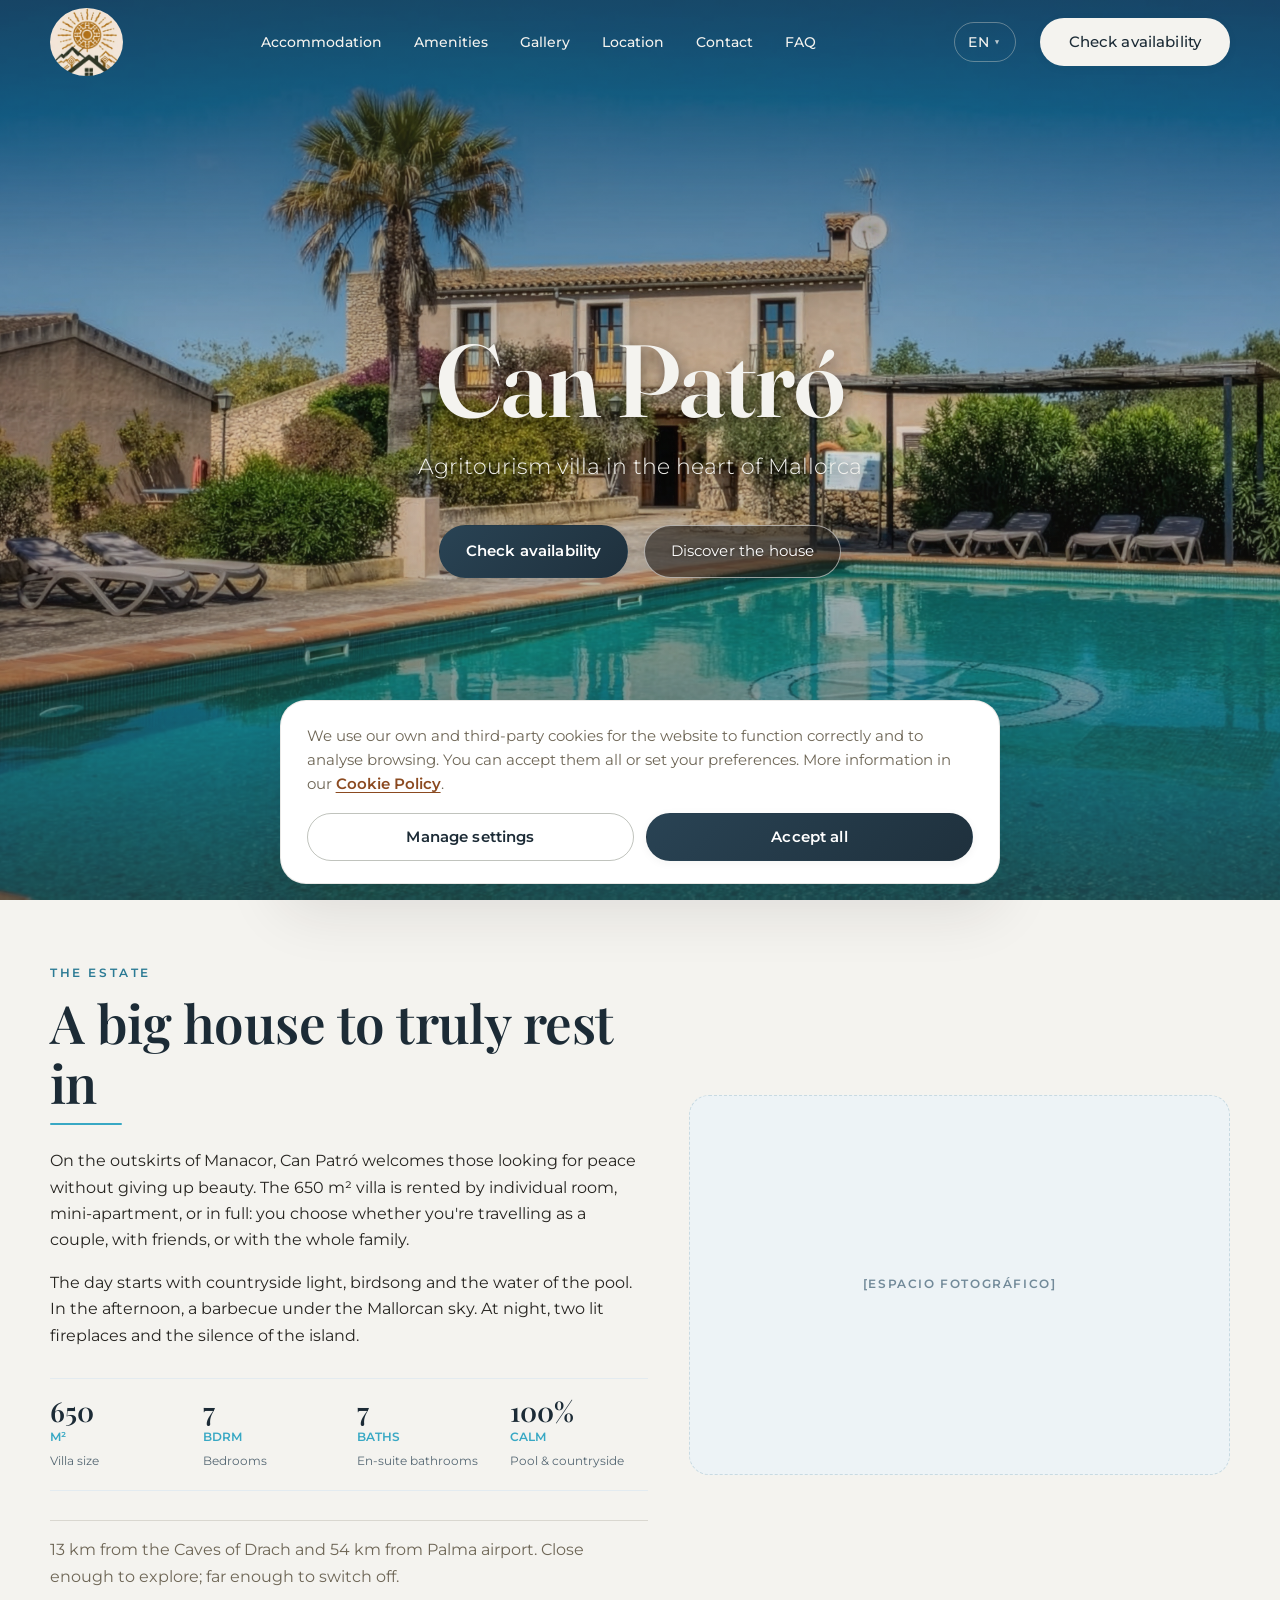
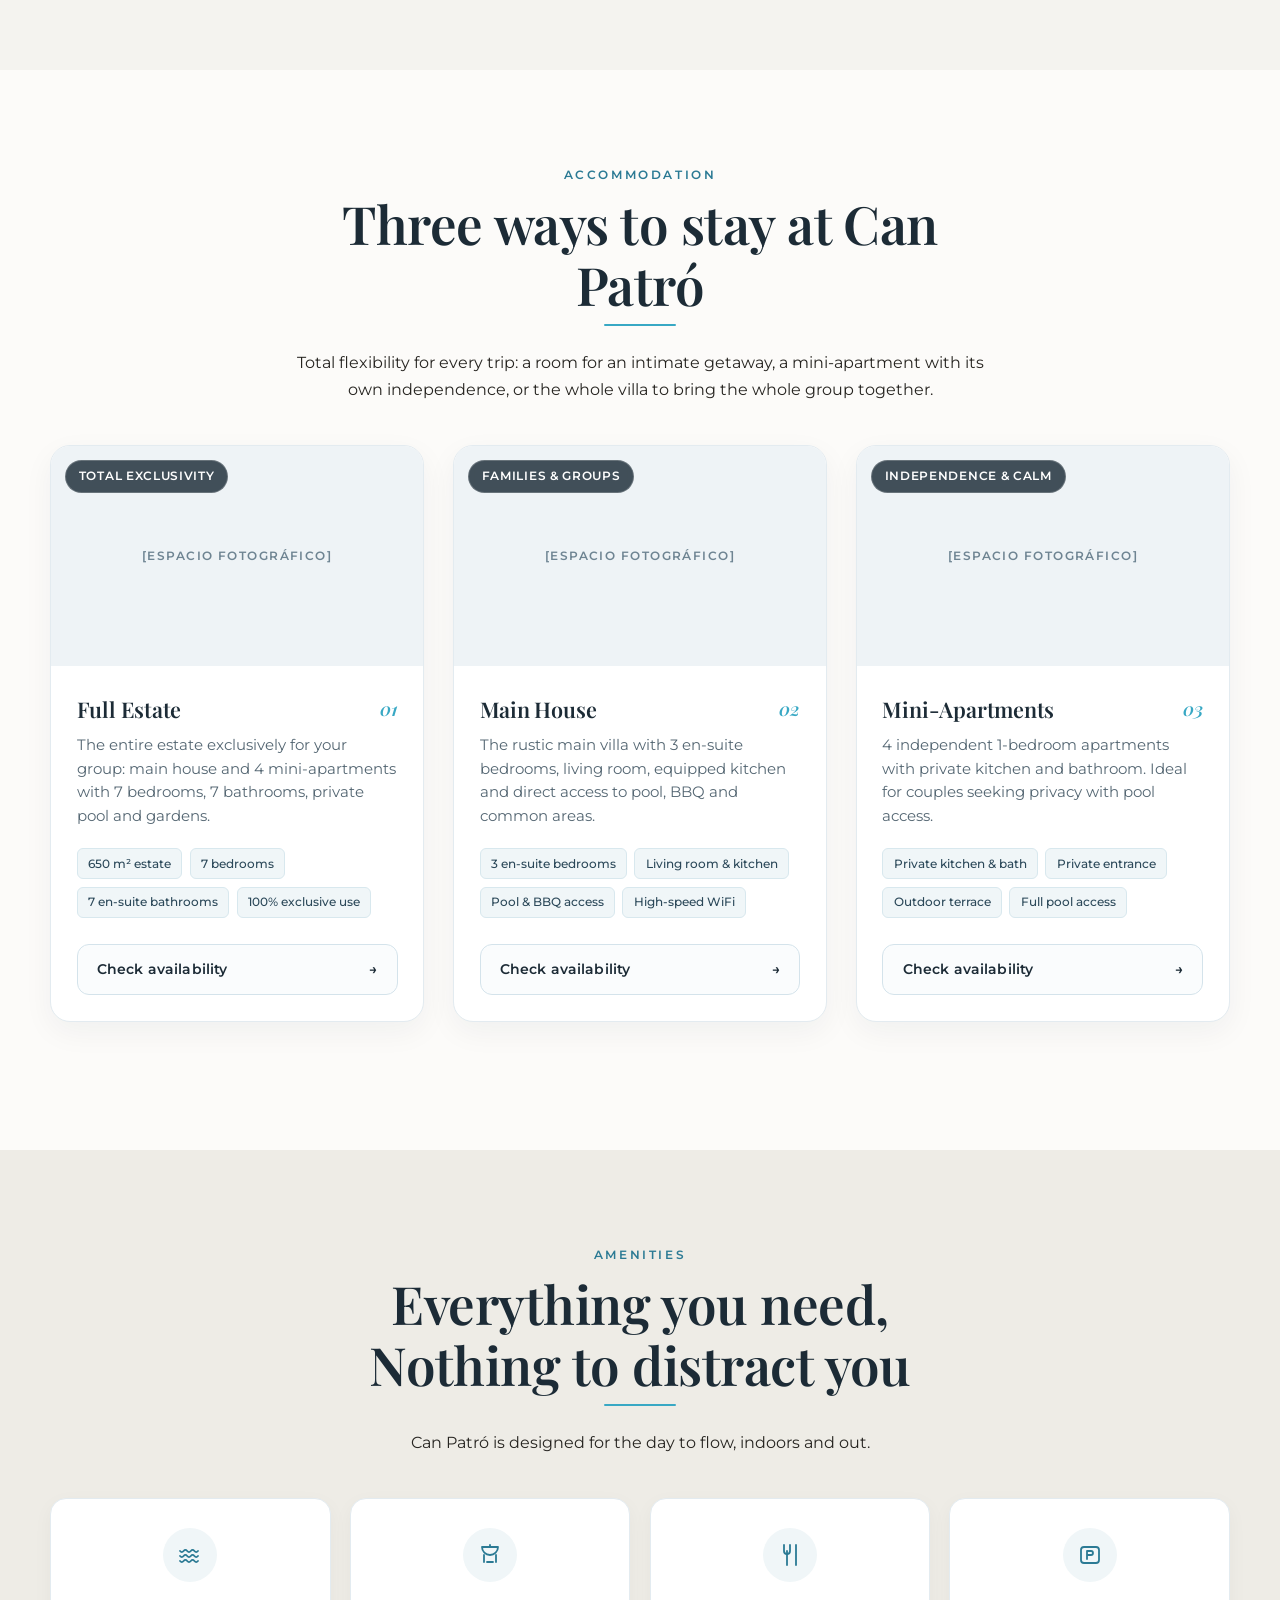
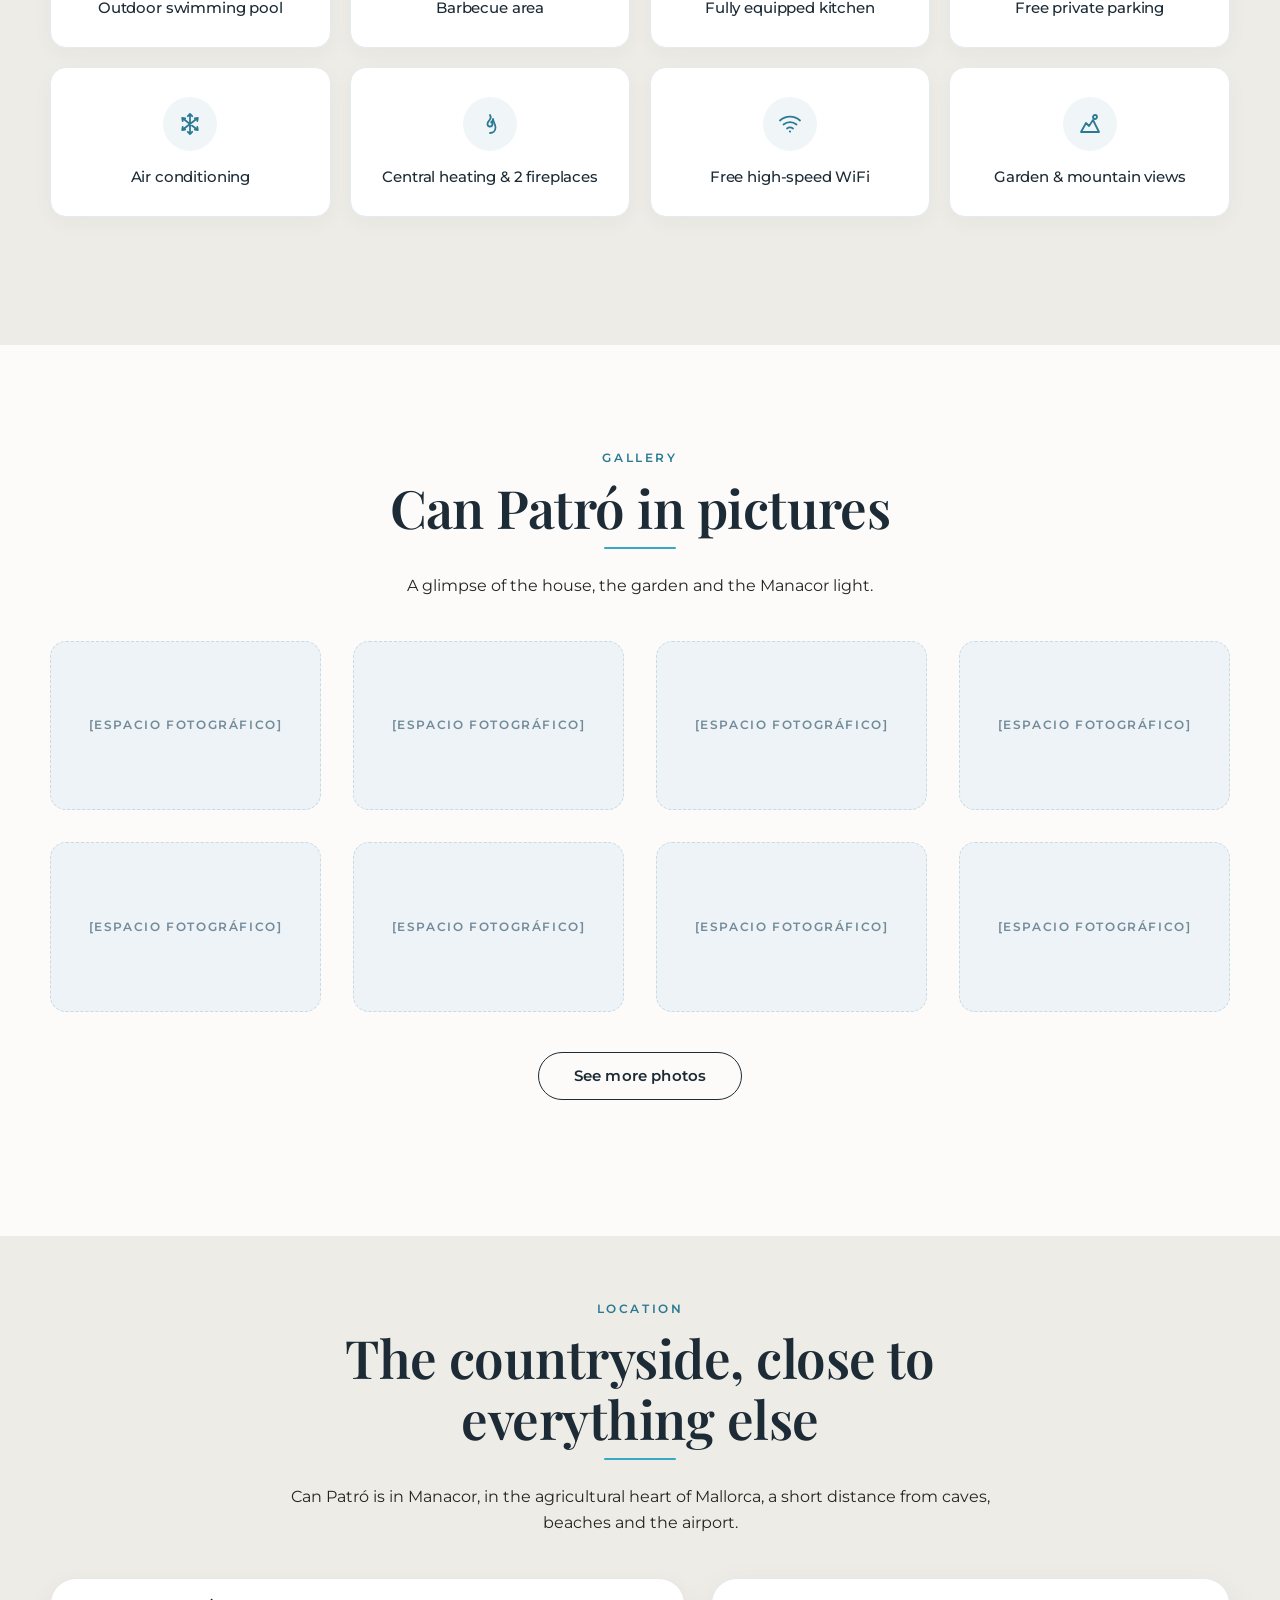
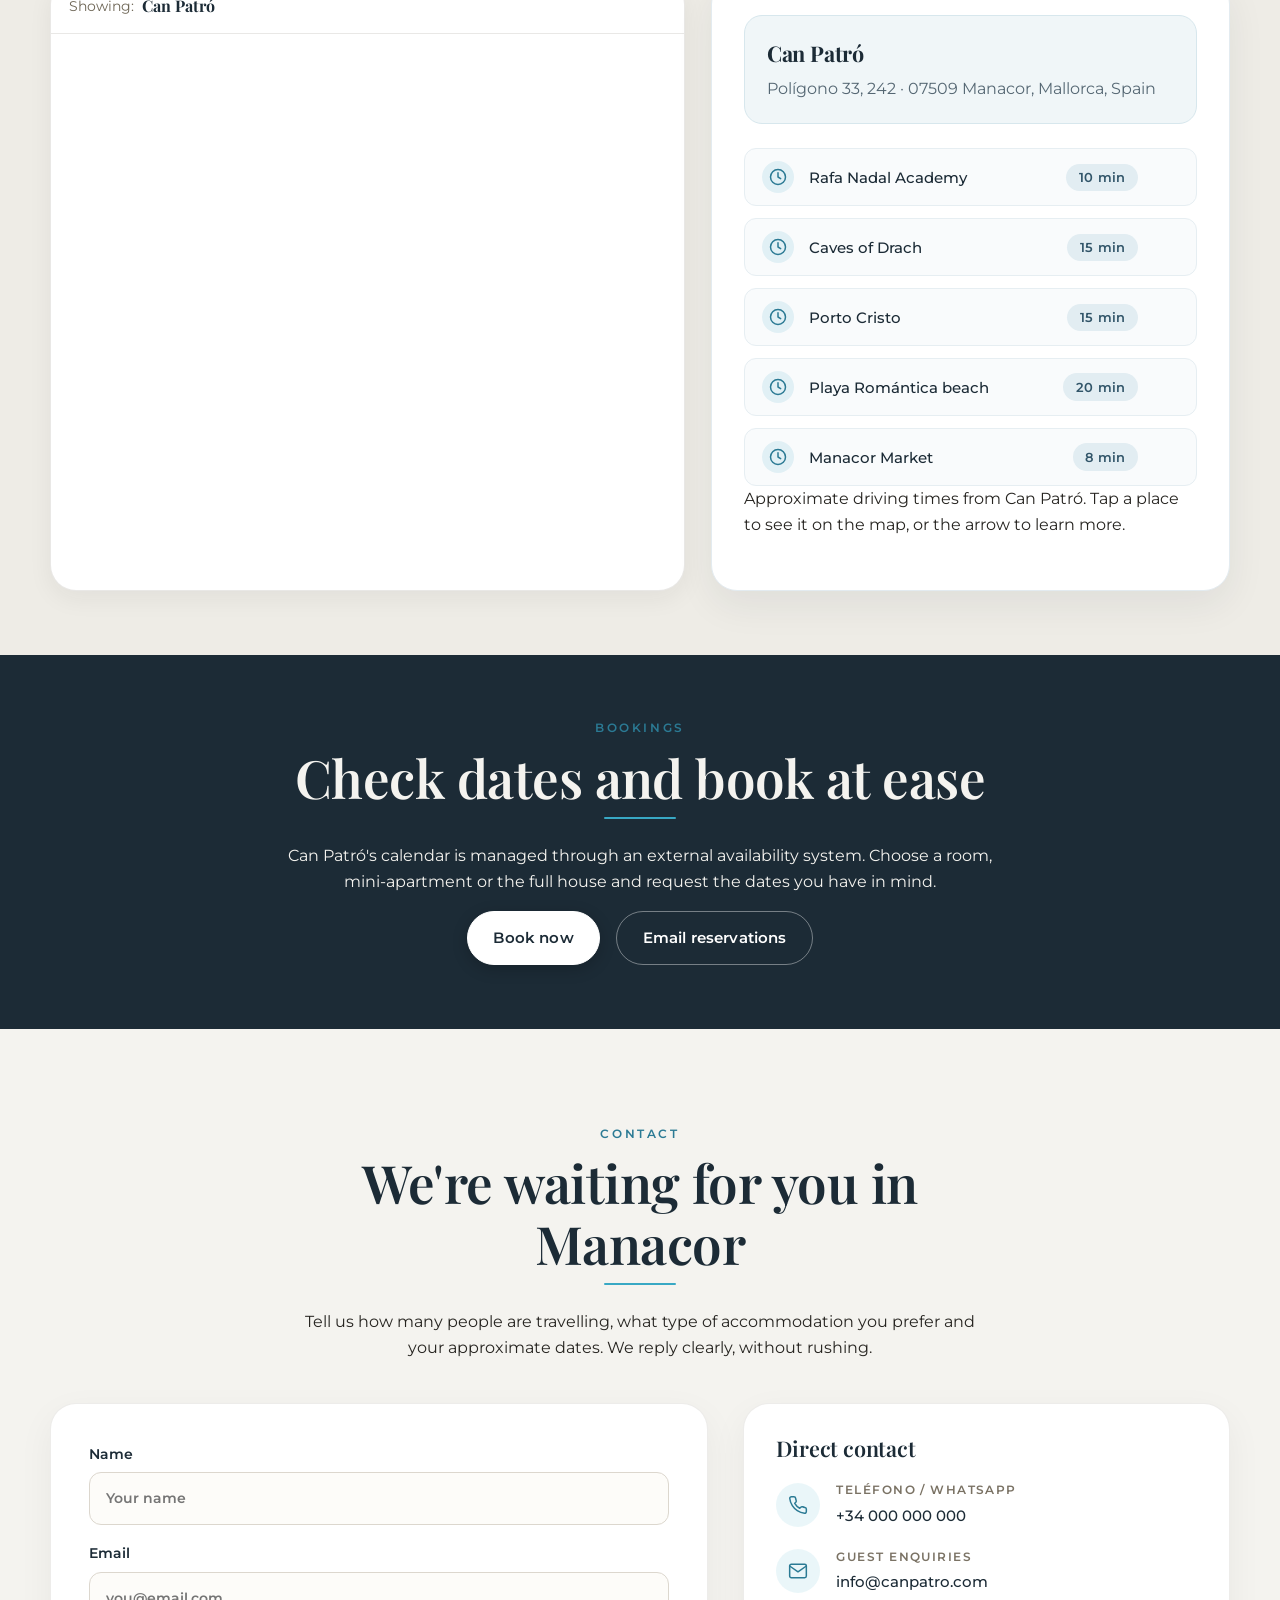
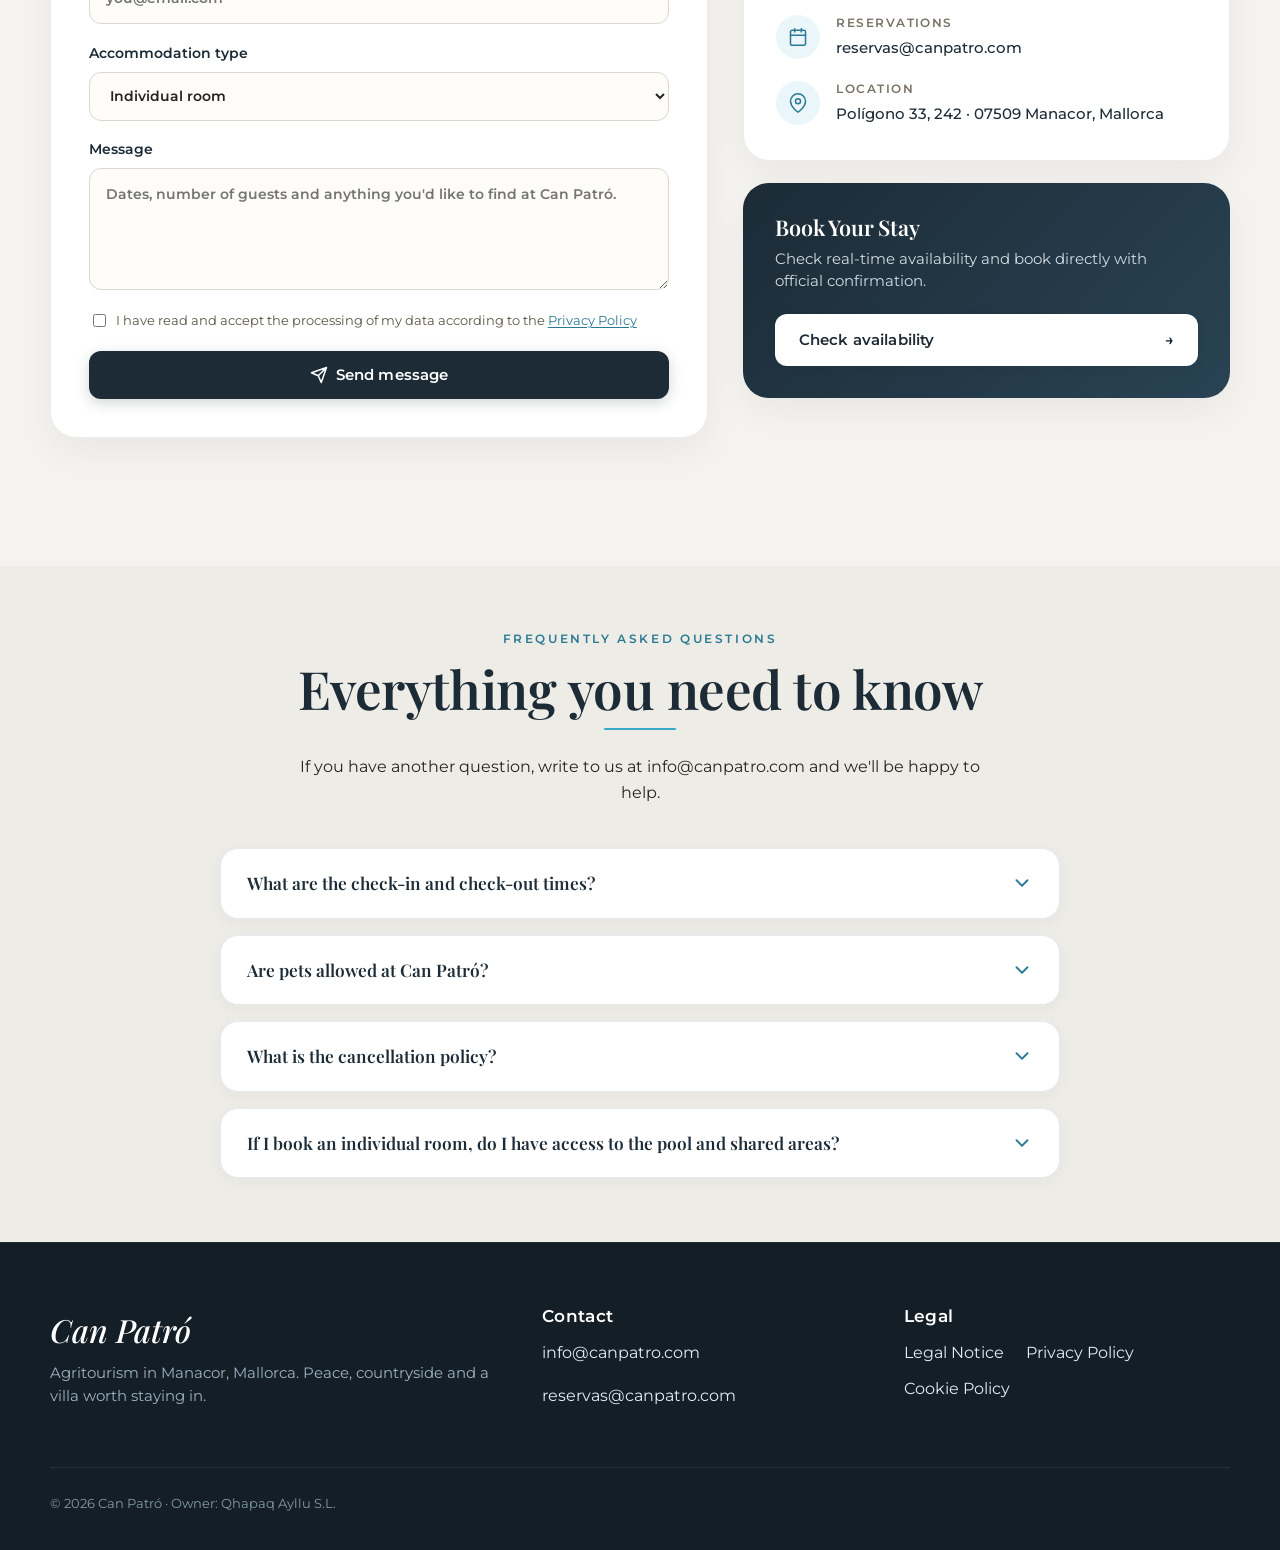
<file: index.html>
<!DOCTYPE html>
<html lang="es">
  <head>
    <meta charset="UTF-8" />
    <meta name="viewport" content="width=device-width, initial-scale=1.0" />
    <meta
      name="description"
      content="Can Patró, agroturismo de lujo rústico en Manacor, Mallorca. Villa de 650 m² con 8 habitaciones, piscina y jardines. Alquila por habitación, mini-apartamento o casa completa."
    />
    <title>Can Patró | Agroturismo en Mallorca</title>
    <!-- Metadatos de Open Graph para compartir en WhatsApp / Redes Sociales HAY QUE CAMBIARLO CON LOS DATOS REALES CUANDO TENGAMOS EL DOMINIO -->
    <meta property="og:title" content="Can Patró | Agroturismo en Manacor, Mallorca" />
    <meta property="og:description" content="Villa de agroturismo de 650 m² con piscina, jardines y alquiler flexible por habitaciones o casa completa." />
    <meta property="og:image" content="https://canpatro.com/portadahd.png" />
    <meta property="og:url" content="https://canpatro.com" />
    <meta property="og:type" content="website" />

    <link href="https://fonts.googleapis.com/css2?family=Montserrat:wght@300;400;500&family=Playfair+Display:ital,wght@0,400;0,600;1,400&display=swap" rel="stylesheet">
    <link rel="icon" href="logocircular.png" />
    <link rel="apple-touch-icon" href="logo.png" />
    <link rel="preconnect" href="https://fonts.googleapis.com" />
    <link rel="preconnect" href="https://fonts.gstatic.com" crossorigin />
    <link
      href="https://fonts.googleapis.com/css2?family=Fraunces:ital,wght@0,400;0,500;0,600;0,700;1,500;1,600&family=Inter:wght@300;400;500;600;700&display=swap"
      rel="stylesheet"
    />
    <link rel="stylesheet" href="style.css" />
  </head>
  <body>
    <a class="skip-link" href="#contenido" data-i18n="skip">Saltar al contenido</a>
 
<header class="site-header">
  <div class="header-inner">
    <!-- 1. LOGO (Izquierda) -->
    <a class="brand" href="#inicio">
      <img src="logo.png" alt="Logo Can Patró" class="brand-logo" />
    </a>

    <!-- Toggle para móvil -->
    <input type="checkbox" id="nav-toggle" class="nav-toggle" />
    <label for="nav-toggle" class="nav-toggle-label" data-i18n-aria-label="nav.open" aria-label="Abrir menú">
      <span></span>
    </label>

    <!-- 2. NAVEGACIÓN (Centro/Derecha) -->
    <nav class="site-nav" aria-label="Principal">
      <ul>
        <li><a href="#alojamientos" data-i18n="nav.alojamientos">Alojamientos</a></li>
        <li><a href="#servicios" data-i18n="nav.servicios">Servicios</a></li>
        <li><a href="#galeria" data-i18n="nav.galeria">Galería</a></li>
        <li><a href="#ubicacion" data-i18n="nav.ubicacion">Ubicación</a></li>
      
        <li><a href="#contacto" data-i18n="nav.contacto">Contacto</a></li>
        <li><a href="#faq" data-i18n="nav.faq">FAQ</a></li>

        
        <!-- Botón SOLO PARA MÓVIL (dentro del menú hamburguesa) -->
        <li class="mobile-only-btn">
          <a class="btn btn-primary nav-cta" href="reservar.html" data-i18n="nav.cta">Ver disponibilidad</a>
        </li>
      </ul>
    </nav>

    <!-- 3. ACCIONES: Idioma + Botón (Extremo Derecho en Escritorio) -->
    <div class="header-actions">
      <!-- Selector de Idiomas Premium -->
      <div class="lang-menu">
        <div class="lang-current">
          ES <span class="arrow">▼</span>
        </div>
        <ul class="lang-dropdown">
          <li><a href="#" data-lang="es">Español</a></li>
          <li><a href="#" data-lang="en">English</a></li>
          <li><a href="#" data-lang="de">Deutsch</a></li>
        </ul>
      </div>

      <!-- Botón de Reserva (fuera del nav, visible solo en escritorio) -->
      <a class="btn btn-nav desktop-only-btn" href="reservar.html" data-i18n="nav.cta">Ver disponibilidad</a>
    </div>
  </div>
</header>

    <main id="contenido">

  <!-- ===================== HERO ===================== -->
      <section class="hero" id="inicio">
        <!-- Corregida la extensión a .jpg -->
        <img src="portadahd.png" class="hero-media" alt="Villa Can Patró con piscina" />
        <div class="hero-overlay"></div>
        <div class="hero-content">
          <h1 class="hero-title-main">Can Patró</h1>
          <p class="hero-subtitle" data-i18n="hero.subtitle_short">
            Villa de agroturismo en el corazón de Mallorca
          </p>
<div class="hero-actions">
            <!-- Botón 1: Acción de reserva con texto diferenciado -->
            <a class="btn btn-primary" href="reservar.html" data-i18n="hero.cta1">Ver disponibilidad</a>
            
            <!-- Botón 2: Para conocer la finca (va a #casa sin saltarse nada) -->
            <a class="btn btn-hero-secondary" href="#casa" data-i18n="hero.cta2">Conocer la finca</a>
          </div>
        </div>

        <!-- Indicador de Scroll limpio (solo la línea animada hacia la primera sección) -->
        <a href="#casa" class="scroll-indicator" aria-label="Bajar a la sección La Finca">
          <div class="scroll-line"></div>
        </a>
      </section>
      <!-- ===================== INTRO ===================== -->
      <section class="intro" id="casa">
        <div class="section-inner split">
          <div class="intro-copy reveal">
            <p class="eyebrow" data-i18n="intro.eyebrow">La finca</p>
            <h2 data-i18n="intro.title">Una casa grande para descansar de verdad.</h2>
            <p data-i18n="intro.p1">
              En las afueras de Manacor, Can Patró abre sus puertas a quienes
              buscan paz sin renunciar a la belleza. La villa, de 650 m², se
              alquila por mini-apartamentos, casa principal o finca completa en
              exclusiva: usted elige si viaja en pareja, con amigos o con toda
              la familia.
            </p>
            <p data-i18n="intro.p2">
              El día empieza con luz de campo, el canto de los pájaros y el agua
              de la piscina. Por la tarde, una barbacoa bajo el cielo mallorquín.
              Por la noche, dos chimeneas encendidas y el silencio de la isla.
            </p>

            <!-- 4 Métricas de Lujo de Can Patró -->
            <div class="intro-stats-grid">
              <div class="stat-item">
                <span class="stat-num">650</span>
                <span class="stat-unit" data-i18n="intro.stat1.unit">m²</span>
                <span class="stat-desc" data-i18n="intro.stat1.desc">Superficie villa</span>
              </div>
              <div class="stat-item">
                <span class="stat-num">7</span>
                <span class="stat-unit" data-i18n="intro.stat2.unit">hab</span>
                <span class="stat-desc" data-i18n="intro.stat2.desc">Dormitorios</span>
              </div>
              <div class="stat-item">
                <span class="stat-num">7</span>
                <span class="stat-unit" data-i18n="intro.stat3.unit">baños</span>
                <span class="stat-desc" data-i18n="intro.stat3.desc">Baños en suite</span>
              </div>
              <div class="stat-item">
                <span class="stat-num">100%</span>
                <span class="stat-unit" data-i18n="intro.stat4.unit">calma</span>
                <span class="stat-desc" data-i18n="intro.stat4.desc">Piscina y campo</span>
              </div>
            </div>

            <p class="location-note" data-i18n="intro.note">
              A 13 km de las Cuevas del Drach y a 54 km del aeropuerto de Palma.
              Lo bastante cerca para explorar; lo bastante lejos para desconectar.
            </p>
          </div>
          <figure class="photo-slot intro-photo reveal">[ESPACIO FOTOGRÁFICO]</figure>
        </div>
      </section>

 <!-- ===================== ALOJAMIENTOS ===================== -->
      <section class="stays" id="alojamientos">
        <div class="section-inner">
          <!-- Encabezado centrado simétrico -->
          <header class="section-header centered reveal">
            <p class="eyebrow" data-i18n="stays.eyebrow">Alojamientos</p>
            <h2 data-i18n="stays.title">Tres maneras de quedarse en Can Patró.</h2>
            <p data-i18n="stays.lead">
              Flexibilidad total para cada viaje: una habitación para una escapada íntima, un mini-apartamento independiente o la villa completa para grupos y familias.
            </p>
          </header>

<div class="stays-grid">
            <!-- TARJETA 1: FINCA COMPLETA -->
            <article class="stay-card reveal">
              <div class="stay-card-media">
                <span class="stay-tag" data-i18n="stays.casa.tag">Exclusividad total</span>
                <figure class="photo-slot">[ESPACIO FOTOGRÁFICO]</figure>
              </div>
              <div class="stay-card-body">
                <div class="stay-card-header">
                  <h3 data-i18n="stays.casa.title">Finca Completa</h3>
                  <span class="stay-index">01</span>
                </div>
                <p data-i18n="stays.casa.desc">
                  Toda la finca en exclusiva para su grupo: casa principal y los 4 mini-apartamentos con 7 dormitorios, 7 baños, piscina privada y amplios jardines.
                </p>
                <ul class="stay-features">
                  <li data-i18n="stays.casa.feat1">650 m² de finca</li>
                  <li data-i18n="stays.casa.feat2">7 dormitorios</li>
                  <li data-i18n="stays.casa.feat3">7 baños en suite</li>
                  <li data-i18n="stays.casa.feat4">Uso 100% exclusivo</li>
                </ul>
                <a class="btn btn-stay" href="reservar.html" data-widget="smoobu">
                  <span data-i18n="stays.casa.cta">Ver disponibilidad</span>
                  <span aria-hidden="true">→</span>
                </a>
              </div>
            </article>

            <!-- TARJETA 2: CASA PRINCIPAL -->
            <article class="stay-card reveal">
              <div class="stay-card-media">
                <span class="stay-tag" data-i18n="stays.habitaciones.tag">Familias y grupos</span>
                <figure class="photo-slot">[ESPACIO FOTOGRÁFICO]</figure>
              </div>
              <div class="stay-card-body">
                <div class="stay-card-header">
                  <h3 data-i18n="stays.habitaciones.title">Casa Principal</h3>
                  <span class="stay-index">02</span>
                </div>
                <p data-i18n="stays.habitaciones.desc">
                  La villa rústica principal con 3 dormitorios en suite, sala de estar, cocina equipada y acceso libre a la piscina, barbacoa y zonas comunes.
                </p>
                <ul class="stay-features">
                  <li data-i18n="stays.habitaciones.feat1">3 dormitorios en suite</li>
                  <li data-i18n="stays.habitaciones.feat2">Salón y cocina propia</li>
                  <li data-i18n="stays.habitaciones.feat3">Acceso a piscina y BBQ</li>
                  <li data-i18n="stays.habitaciones.feat4">WiFi de alta velocidad</li>
                </ul>
                <a class="btn btn-stay" href="reservar.html" data-widget="smoobu">
                  <span data-i18n="stays.habitaciones.cta">Ver disponibilidad</span>
                  <span aria-hidden="true">→</span>
                </a>
              </div>
            </article>

            <!-- TARJETA 3: MINI-DEPARTAMENTOS -->
            <article class="stay-card reveal">
              <div class="stay-card-media">
                <span class="stay-tag" data-i18n="stays.miniapt.tag">Autonomía y calma</span>
                <figure class="photo-slot">[ESPACIO FOTOGRÁFICO]</figure>
              </div>
              <div class="stay-card-body">
                <div class="stay-card-header">
                  <h3 data-i18n="stays.miniapt.title">Mini-apartamentos</h3>
                  <span class="stay-index">03</span>
                </div>
                <p data-i18n="stays.miniapt.desc">
                  4 apartamentos independientes de 1 dormitorio con cocina y baño propio. Ideales para parejas o estancias relajadas con acceso a la piscina.
                </p>
                <ul class="stay-features">
                  <li data-i18n="stays.miniapt.feat1">Cocina y baño privado</li>
                  <li data-i18n="stays.miniapt.feat2">Entrada independiente</li>
                  <li data-i18n="stays.miniapt.feat3">Terraza exterior</li>
                  <li data-i18n="stays.miniapt.feat4">Acceso libre a piscina</li>
                </ul>
                <a class="btn btn-stay" href="reservar.html" data-widget="smoobu">
                  <span data-i18n="stays.miniapt.cta">Ver disponibilidad</span>
                  <span aria-hidden="true">→</span>
                </a>
              </div>
            </article>
          </div>
        </div>
      </section>

<!-- ===================== SERVICIOS Y COMODIDADES ===================== -->
      <section class="amenities" id="servicios">
        <div class="section-inner">
          <header class="section-header centered reveal">
            <p class="eyebrow" data-i18n="amenities.eyebrow">Comodidades</p>
            <h2 data-i18n="amenities.title">Todo lo necesario. Nada que distraiga.</h2>
            <p data-i18n="amenities.lead">
              Can Patró está pensada para que el día fluya, dentro y fuera de la casa.
            </p>
          </header>

          <div class="amenity-grid">
            <!-- 1. Piscina al aire libre -->
            <div class="amenity-card reveal">
              <span class="amenity-icon" aria-hidden="true">
                <svg viewBox="0 0 24 24" fill="none" stroke="currentColor" stroke-width="1.8" stroke-linecap="round" stroke-linejoin="round"><path d="M2 8c1.2 1.4 2.4 1.4 3.6 0s2.4-1.4 3.6 0 2.4 1.4 3.6 0 2.4-1.4 3.6 0 2.4 1.4 3.6 0"/><path d="M2 13c1.2 1.4 2.4 1.4 3.6 0s2.4-1.4 3.6 0 2.4 1.4 3.6 0 2.4-1.4 3.6 0 2.4 1.4 3.6 0"/><path d="M2 18c1.2 1.4 2.4 1.4 3.6 0s2.4-1.4 3.6 0 2.4 1.4 3.6 0 2.4-1.4 3.6 0 2.4 1.4 3.6 0"/></svg>
              </span>
              <h3 data-i18n="amenities.pool">Piscina al aire libre</h3>
            </div>

            <!-- 2. Zona de Barbacoa -->
            <div class="amenity-card reveal">
              <span class="amenity-icon" aria-hidden="true">
                <svg viewBox="0 0 24 24" fill="none" stroke="currentColor" stroke-width="1.8" stroke-linecap="round" stroke-linejoin="round"><path d="M12 12c4.4 0 8-3.6 8-8H4c0 4.4 3.6 8 8 8z"/><path d="M6 12v7M18 12v7M9 19h6"/><path d="M12 4V2"/></svg>
              </span>
              <h3 data-i18n="amenities.bbq">Zona de barbacoa</h3>
            </div>

            <!-- 3. Cocina equipada -->
            <div class="amenity-card reveal">
              <span class="amenity-icon" aria-hidden="true">
                <svg viewBox="0 0 24 24" fill="none" stroke="currentColor" stroke-width="1.8" stroke-linecap="round" stroke-linejoin="round"><path d="M18 2v20M6 2v6a3 3 0 0 0 6 0V2"/><path d="M9 8v14"/></svg>
              </span>
              <h3 data-i18n="amenities.kitchen">Cocina totalmente equipada</h3>
            </div>

            <!-- 4. Parking privado gratis -->
            <div class="amenity-card reveal">
              <span class="amenity-icon" aria-hidden="true">
                <svg viewBox="0 0 24 24" fill="none" stroke="currentColor" stroke-width="1.8" stroke-linecap="round" stroke-linejoin="round"><rect x="3" y="4" width="18" height="16" rx="3"/><path d="M9 16V8h4a2 2 0 0 1 0 4H9"/></svg>
              </span>
              <h3 data-i18n="amenities.parking">Parking privado gratis</h3>
            </div>

            <!-- 5. Aire acondicionado -->
            <div class="amenity-card reveal">
              <span class="amenity-icon" aria-hidden="true">
                <svg viewBox="0 0 24 24" fill="none" stroke="currentColor" stroke-width="1.8" stroke-linecap="round"><path d="M12 2v20M4.2 6l15.6 12M19.8 6L4.2 18M12 2l-2.2 2.2M12 2l2.2 2.2M12 22l-2.2-2.2M12 22l2.2-2.2M4.2 6l3 .5M4.2 6l.5 3M19.8 6l-3 .5M19.8 6l-.5 3M4.2 18l3-.5M4.2 18l.5-3M19.8 18l-3-.5M19.8 18l-.5-3"/></svg>
              </span>
              <h3 data-i18n="amenities.ac">Aire acondicionado</h3>
            </div>

            <!-- 6. Calefacción y 2 Chimeneas -->
            <div class="amenity-card reveal">
              <span class="amenity-icon" aria-hidden="true">
                <svg viewBox="0 0 24 24" fill="none" stroke="currentColor" stroke-width="1.8" stroke-linecap="round" stroke-linejoin="round"><path d="M12 3c1.2 2 .8 3.4-.2 4.6C10.6 8.9 9.5 10 9.5 12a2.5 2.5 0 0 0 5 0c0-1-.4-1.6-.9-2.2"/><path d="M12 21c3 0 5.5-2.2 5.5-5.4C17.5 12 15 9.6 15 7c0 2-1 2.6-1.8 3.6"/></svg>
              </span>
              <h3 data-i18n="amenities.fireplaces">Calefacción y 2 chimeneas</h3>
            </div>

            <!-- 7. WiFi de alta velocidad -->
            <div class="amenity-card reveal">
              <span class="amenity-icon" aria-hidden="true">
                <svg viewBox="0 0 24 24" fill="none" stroke="currentColor" stroke-width="1.8" stroke-linecap="round" stroke-linejoin="round"><path d="M2 8.5a15 15 0 0 1 20 0"/><path d="M5.5 12.5a10 10 0 0 1 13 0"/><path d="M9 16.5a5 5 0 0 1 6 0"/><circle cx="12" cy="19.5" r="1.1" fill="currentColor" stroke="none"/></svg>
              </span>
              <h3 data-i18n="amenities.wifi">WiFi gratis en toda la finca</h3>
            </div>

            <!-- 8. Vistas a la montaña y jardín -->
            <div class="amenity-card reveal">
              <span class="amenity-icon" aria-hidden="true">
                <svg viewBox="0 0 24 24" fill="none" stroke="currentColor" stroke-width="1.8" stroke-linecap="round" stroke-linejoin="round"><path d="M3 20h18L15 8l-4 6-3-3-5 9z"/><circle cx="17" cy="5" r="2"/></svg>
              </span>
              <h3 data-i18n="amenities.views">Vistas al jardín y montaña</h3>
            </div>
          </div>
        </div>
      </section>

      <!-- ===================== GALERÍA ===================== -->
      <section class="gallery" id="galeria">
        <div class="section-inner">
          <header class="section-header centered reveal">
            <p class="eyebrow" data-i18n="gallery.eyebrow">Galería</p>
            <h2 data-i18n="gallery.title">Can Patró, en imágenes.</h2>
            <p data-i18n="gallery.lead">Un vistazo a la casa, el jardín y la luz de Manacor.</p>
          </header>

          <div class="gallery-grid" id="gallery-grid">
            <div class="photo-slot">[ESPACIO FOTOGRÁFICO]</div>
            <div class="photo-slot">[ESPACIO FOTOGRÁFICO]</div>
            <div class="photo-slot">[ESPACIO FOTOGRÁFICO]</div>
            <div class="photo-slot">[ESPACIO FOTOGRÁFICO]</div>
            <div class="photo-slot">[ESPACIO FOTOGRÁFICO]</div>
            <div class="photo-slot">[ESPACIO FOTOGRÁFICO]</div>
            <div class="photo-slot">[ESPACIO FOTOGRÁFICO]</div>
            <div class="photo-slot">[ESPACIO FOTOGRÁFICO]</div>
            <div class="photo-slot" hidden>[ESPACIO FOTOGRÁFICO]</div>
            <div class="photo-slot" hidden>[ESPACIO FOTOGRÁFICO]</div>
            <div class="photo-slot" hidden>[ESPACIO FOTOGRÁFICO]</div>
            <div class="photo-slot" hidden>[ESPACIO FOTOGRÁFICO]</div>
          </div>

          <div class="gallery-cta">
            <button type="button" class="btn btn-outline" id="gallery-more" data-i18n="gallery.cta" aria-expanded="false" aria-controls="gallery-grid">
              Ver más fotos
            </button>
          </div>
        </div>
      </section>

      <!-- ===================== UBICACIÓN ===================== -->
      <section class="location" id="ubicacion">
        <div class="section-inner">
<!-- Cambia esto: -->
<header class="section-header centered reveal">
  <p class="eyebrow" data-i18n="location.eyebrow">Ubicación</p>
  <h2 data-i18n="location.title">El campo, cerca de todo lo demás.</h2>
  <p data-i18n="location.lead">
    Can Patró está en Manacor, en el corazón agrícola de Mallorca, a
    poca distancia de cuevas, playas y el aeropuerto.
  </p>
</header>

          <div class="location-grid">
            <div class="location-map reveal">
              <p class="map-caption">
                <span data-i18n="location.showing">Mostrando:</span>
                <strong id="map-caption-place">Can Patró</strong>
                <button type="button" id="map-reset" class="map-reset-btn" data-i18n="location.viewProperty" hidden>
                  Ver Can Patró
                </button>
              </p>
              <iframe
                id="location-iframe"
                title="Mapa de Can Patró en Manacor, Mallorca"
                src="https://www.google.com/maps/embed?pb=!1m18!1m12!1m3!1d20698.90423145909!2d3.201239545521654!3d39.53907246803206!2m3!1f0!2f0!3f0!3m2!1i1024!2i768!4f13.1!3m3!1m2!1s0x129648c5c61f06ab%3A0xb319a8695dd09558!2sCan%20Patró!5e0!3m2!1ses!2sus!4v1789059913991!5m2!1ses!2sus"
                width="100%"
                height="450"
                style="border: 0; border-radius: 10px"
                allowfullscreen=""
                loading="lazy"
                referrerpolicy="strict-origin-when-cross-origin"
              ></iframe>
            </div>
            <div class="location-card reveal">
              <address class="location-address">
                <strong>Can Patró</strong>
                <span data-i18n="location.address">Polígono 33, 242 · 07509 Manacor, Mallorca, España</span>
              </address>
              <ul class="distance-list">
                <li>
                  <button
                    type="button"
                    class="distance-btn"
                    data-map-src="https://www.google.com/maps?q=Rafa+Nadal+Academy,+Manacor,+Mallorca&output=embed"
                    data-place-name="Rafa Nadal Academy"
                  >
                    <svg viewBox="0 0 24 24" fill="none" stroke="currentColor" stroke-width="1.8" stroke-linecap="round" stroke-linejoin="round" aria-hidden="true"><circle cx="12" cy="12" r="9"/><path d="M12 7v5l3.2 2"/></svg>
                    <span data-i18n="location.dist.rafanadal">Rafa Nadal Academy</span>
                    <span class="distance-value">10 min</span>
                  </button>
                  <a
                    class="distance-arrow-link"
                    href="entorno.html?lugar=rafa-nadal"
                    data-i18n-aria-label="location.dist.rafanadal.more"
                    aria-label="Saber más sobre Rafa Nadal Academy"
                  >
                    <svg class="distance-arrow" viewBox="0 0 24 24" fill="none" stroke="currentColor" stroke-width="2" stroke-linecap="round" stroke-linejoin="round" aria-hidden="true"><path d="M5 12h14M13 6l6 6-6 6"/></svg>
                  </a>
                </li>
                <li>
                  <button
                    type="button"
                    class="distance-btn"
                    data-map-src="https://www.google.com/maps?q=Cuevas+del+Drach,+Porto+Cristo,+Mallorca&output=embed"
                    data-place-name="Cuevas del Drach"
                  >
                    <svg viewBox="0 0 24 24" fill="none" stroke="currentColor" stroke-width="1.8" stroke-linecap="round" stroke-linejoin="round" aria-hidden="true"><circle cx="12" cy="12" r="9"/><path d="M12 7v5l3.2 2"/></svg>
                    <span data-i18n="location.dist.cuevas">Cuevas del Drach</span>
                    <span class="distance-value">15 min</span>
                  </button>
                  <a
                    class="distance-arrow-link"
                    href="entorno.html?lugar=cuevas-del-drach"
                    data-i18n-aria-label="location.dist.cuevas.more"
                    aria-label="Saber más sobre Cuevas del Drach"
                  >
                    <svg class="distance-arrow" viewBox="0 0 24 24" fill="none" stroke="currentColor" stroke-width="2" stroke-linecap="round" stroke-linejoin="round" aria-hidden="true"><path d="M5 12h14M13 6l6 6-6 6"/></svg>
                  </a>
                </li>
                <li>
                  <button
                    type="button"
                    class="distance-btn"
                    data-map-src="https://www.google.com/maps?q=Porto+Cristo,+Manacor,+Mallorca&output=embed"
                    data-place-name="Porto Cristo"
                  >
                    <svg viewBox="0 0 24 24" fill="none" stroke="currentColor" stroke-width="1.8" stroke-linecap="round" stroke-linejoin="round" aria-hidden="true"><circle cx="12" cy="12" r="9"/><path d="M12 7v5l3.2 2"/></svg>
                    <span data-i18n="location.dist.portocristo">Porto Cristo</span>
                    <span class="distance-value">15 min</span>
                  </button>
                  <a
                    class="distance-arrow-link"
                    href="entorno.html?lugar=porto-cristo"
                    data-i18n-aria-label="location.dist.portocristo.more"
                    aria-label="Saber más sobre Porto Cristo"
                  >
                    <svg class="distance-arrow" viewBox="0 0 24 24" fill="none" stroke="currentColor" stroke-width="2" stroke-linecap="round" stroke-linejoin="round" aria-hidden="true"><path d="M5 12h14M13 6l6 6-6 6"/></svg>
                  </a>
                </li>
                <li>
                  <button
                    type="button"
                    class="distance-btn"
                    data-map-src="https://www.google.com/maps?q=Cala+Romántica,+Manacor,+Mallorca&output=embed"
                    data-place-name="Playa Romántica"
                  >
                    <svg viewBox="0 0 24 24" fill="none" stroke="currentColor" stroke-width="1.8" stroke-linecap="round" stroke-linejoin="round" aria-hidden="true"><circle cx="12" cy="12" r="9"/><path d="M12 7v5l3.2 2"/></svg>
                    <span data-i18n="location.dist.playa">Playa Romántica</span>
                    <span class="distance-value">20 min</span>
                  </button>
                  <a
                    class="distance-arrow-link"
                    href="entorno.html?lugar=playa-romantica"
                    data-i18n-aria-label="location.dist.playa.more"
                    aria-label="Saber más sobre Playa Romántica"
                  >
                    <svg class="distance-arrow" viewBox="0 0 24 24" fill="none" stroke="currentColor" stroke-width="2" stroke-linecap="round" stroke-linejoin="round" aria-hidden="true"><path d="M5 12h14M13 6l6 6-6 6"/></svg>
                  </a>
                </li>
                <li>
                  <button
                    type="button"
                    class="distance-btn"
                    data-map-src="https://www.google.com/maps?q=Manacor,+Mallorca&output=embed"
                    data-place-name="Mercado de Manacor"
                  >
                    <svg viewBox="0 0 24 24" fill="none" stroke="currentColor" stroke-width="1.8" stroke-linecap="round" stroke-linejoin="round" aria-hidden="true"><circle cx="12" cy="12" r="9"/><path d="M12 7v5l3.2 2"/></svg>
                    <span data-i18n="location.dist.mercado">Mercado de Manacor</span>
                    <span class="distance-value">8 min</span>
                  </button>
                  <a
                    class="distance-arrow-link"
                    href="entorno.html?lugar=mercado-manacor"
                    data-i18n-aria-label="location.dist.mercado.more"
                    aria-label="Saber más sobre el Mercado de Manacor"
                  >
                    <svg class="distance-arrow" viewBox="0 0 24 24" fill="none" stroke="currentColor" stroke-width="2" stroke-linecap="round" stroke-linejoin="round" aria-hidden="true"><path d="M5 12h14M13 6l6 6-6 6"/></svg>
                  </a>
                </li>
              </ul>
              <p class="distance-note" data-i18n="location.note">
                Tiempos orientativos en coche desde Can Patró. Toque un lugar
                para verlo en el mapa, o la flecha para saber más.
              </p>
            </div>
          </div>
        </div>
      </section>



      <!-- ===================== CTA RESERVAS ===================== -->
      <section class="cta-band" id="disponibilidad">
        <div class="section-inner cta-inner reveal">
          <p class="eyebrow" data-i18n="cta.eyebrow">Reservas</p>
          <h2 data-i18n="cta.title">Compruebe fechas y reserve con calma.</h2>
          <p data-i18n="cta.lead">
            El calendario de Can Patró se gestiona con un sistema externo de
            disponibilidad. Elija habitación, mini-apartamento o casa completa
            y solicite las fechas que tiene en mente.
          </p>
          <div class="hero-actions">
      <a class="btn btn-primary" href="reservar.html" data-i18n="cta.btn1">Reservar</a>
      <a class="btn btn-ghost" href="#contacto" data-i18n="cta.btn2">Escribir a reservas</a>
    </div>
        </div>
      </section>

<!-- ===================== CONTACTO ===================== -->
      <section class="contact" id="contacto">
        <div class="section-inner">
          <!-- Encabezado centrado y relajante -->
          <header class="section-header centered reveal">
            <p class="eyebrow" data-i18n="contact.eyebrow">Contacto</p>
            <h2 data-i18n="contact.title">Le esperamos en Manacor.</h2>
            <p data-i18n="contact.lead">
              Cuéntenos cuántas personas viajan, sus fechas deseadas o cualquier duda. Le responderemos con calma y atención personalizada.
            </p>
          </header>

          <div class="contact-grid">

<!-- COLUMNA 1: Formulario limpio, con RGPD y conectado a Web3Forms -->
            <form class="contact-form-card reveal" id="contact-form" action="https://api.web3forms.com/submit" method="POST">
              <!-- Clave oficial de Web3Forms de Can Patró -->
              <input type="hidden" name="access_key" value="7c9ccbec-84f5-44d1-a9d2-661086dac05b" />
              <input type="hidden" name="subject" value="Nueva consulta desde la web Can Patró" />
              <input type="hidden" name="from_name" value="Can Patró Web" />
              <input type="checkbox" name="botcheck" style="display: none;" tabindex="-1" autocomplete="off" />

              <label>
                <span data-i18n="form.name">Nombre</span>
                <input type="text" name="nombre" required data-i18n-placeholder="form.name.placeholder" placeholder="Su nombre completo" />
              </label>

              <label>
                <span data-i18n="form.email">Correo electrónico</span>
                <input type="email" name="email" required data-i18n-placeholder="form.email.placeholder" placeholder="ejemplo@correo.com" />
              </label>

              <label>
                <span data-i18n="form.stay">Tipo de alojamiento</span>
                <select name="estancia">
                  <option value="Habitación individual" data-i18n="form.stay.room">Habitación individual</option>
                  <option value="Mini-departamento" data-i18n="form.stay.miniapt">Mini-departamento</option>
                  <option value="Casa completa" data-i18n="form.stay.house">Casa completa</option>
                  <option value="Aún no lo sé" data-i18n="form.stay.unsure">Aún no lo sé</option>
                </select>
              </label>

              <label>
                <span data-i18n="form.message">Mensaje</span>
                <textarea
                  name="mensaje"
                  rows="4"
                  required
                  data-i18n-placeholder="form.message.placeholder"
                  placeholder="Fechas aproximadas, número de personas o cualquier detalle sobre su estancia..."
                ></textarea>
              </label>

              <!-- Checkbox RGPD legal -->
              <label class="checkbox-label">
                <input type="checkbox" required />
                <span>
                  <span data-i18n="form.consent">He leído y acepto el tratamiento de mis datos según la</span>
                  <a href="politica-privacidad.html" data-i18n="footer.legal.privacy">Política de Privacidad</a>
                </span>
              </label>

              <button class="btn btn-contact-submit" type="submit">
                <svg viewBox="0 0 24 24" fill="none" stroke="currentColor" stroke-width="2" stroke-linecap="round" stroke-linejoin="round" aria-hidden="true"><path d="M22 2L11 13M22 2l-7 20-4-9-9-4 20-7z"/></svg>
                <span data-i18n="form.submit">Enviar mensaje</span>
              </button>

              <!-- Mensaje dinámico de confirmación (oculto hasta que se envía) -->
              <p class="form-note" id="form-result" hidden></p>
            </form>

            <!-- COLUMNA 2: Información directa + Bloque de Reserva -->
            <div class="contact-info-col reveal">
              <!-- Tarjeta de canales directos -->
              <div class="contact-card info-card">
                <h3 data-i18n="contact.direct">Atención directa</h3>

                <ul class="contact-items-list">
                  <!-- TELÉFONO / WHATSAPP (Espacio listo para cuando lo tengáis) -->
                  <li>
                    <div class="contact-icon-badge">
                      <svg viewBox="0 0 24 24" fill="none" stroke="currentColor" stroke-width="1.8" stroke-linecap="round" stroke-linejoin="round"><path d="M22 16.92v3a2 2 0 0 1-2.18 2 19.79 19.79 0 0 1-8.63-3.07 19.5 19.5 0 0 1-6-6 19.79 19.79 0 0 1-3.07-8.67A2 2 0 0 1 4.11 2h3a2 2 0 0 1 2 1.72 12.84 12.84 0 0 0 .7 2.81 2 2 0 0 1-.45 2.11L8.09 9.91a16 16 0 0 0 6 6l1.27-1.27a2 2 0 0 1 2.11-.45 12.84 12.84 0 0 0 2.81.7A2 2 0 0 1 22 16.92z"/></svg>
                    </div>
                    <div>
                      <span class="contact-item-title">Teléfono / WhatsApp</span>
                      <!-- Cambia el número y el href cuando lo tengas disponible -->
                      <a href="tel:+34000000000" class="contact-item-val">+34 000 000 000</a>
                    </div>
                  </li>

                  <!-- EMAIL DE CONSULTAS -->
                  <li>
                    <div class="contact-icon-badge">
                      <svg viewBox="0 0 24 24" fill="none" stroke="currentColor" stroke-width="1.8" stroke-linecap="round" stroke-linejoin="round"><path d="M4 4h16c1.1 0 2 .9 2 2v12c0 1.1-.9 2-2 2H4c-1.1 0-2-.9-2-2V6c0-1.1.9-2 2-2z"/><polyline points="22,6 12,13 2,6"/></svg>
                    </div>
                    <div>
                      <span class="contact-item-title" data-i18n="contact.info.label">Atención al cliente</span>
                      <a href="mailto:info@canpatro.com" class="contact-item-val">info@canpatro.com</a>
                    </div>
                  </li>

                  <!-- EMAIL DE RESERVAS -->
                  <li>
                    <div class="contact-icon-badge">
                      <svg viewBox="0 0 24 24" fill="none" stroke="currentColor" stroke-width="1.8" stroke-linecap="round" stroke-linejoin="round"><rect x="3" y="4" width="18" height="18" rx="2" ry="2"/><line x1="16" y1="2" x2="16" y2="6"/><line x1="8" y1="2" x2="8" y2="6"/><line x1="3" y1="10" x2="21" y2="10"/></svg>
                    </div>
                    <div>
                      <span class="contact-item-title" data-i18n="contact.reservas.label">Reservas y disponibilidad</span>
                      <a href="mailto:reservas@canpatro.com" class="contact-item-val">reservas@canpatro.com</a>
                    </div>
                  </li>

                  <!-- UBICACIÓN -->
                  <li>
                    <div class="contact-icon-badge">
                      <svg viewBox="0 0 24 24" fill="none" stroke="currentColor" stroke-width="1.8" stroke-linecap="round" stroke-linejoin="round"><path d="M21 10c0 7-9 13-9 13s-9-6-9-13a9 9 0 0 1 18 0z"/><circle cx="12" cy="10" r="3"/></svg>
                    </div>
                    <div>
                      <span class="contact-item-title" data-i18n="contact.location.label">Ubicación</span>
                      <span class="contact-item-val">Polígono 33, 242 · 07509 Manacor, Mallorca</span>
                    </div>
                  </li>
                </ul>
              </div>

              <!-- Tarjeta de Reserva Directa (Estilo boutique superior) -->
          <div class="contact-card booking-cta-card">
            <h3 data-i18n="contact.box.title">Reservar Estancia</h3>
                <p data-i18n="contact.box.desc">Compruebe fechas libres en tiempo real y reserve con trato directo y confirmación oficial.</p>
                <a class="btn btn-booking-box" href="reservar.html">
              <span data-i18n="nav.cta">Ver disponibilidad</span>
            <span aria-hidden="true">→</span>
          </a>
        </div>
            </div>
          </div>
        </div>
      </section>

      <!-- ===================== PREGUNTAS FRECUENTES ===================== -->
      <section class="faq" id="faq">
        <div class="section-inner">
          <header class="section-header centered reveal">
            <p class="eyebrow" data-i18n="faq.eyebrow">Preguntas frecuentes</p>
            <h2 data-i18n="faq.title">Todo lo que necesita saber.</h2>
            <p>
              <span data-i18n="faq.lead"
                >Si tiene otra duda, escríbanos a
                info@canpatro.com y le responderemos con gusto.</span
              >
            </p>
          </header>

          <div class="faq-list">
            <details class="faq-item reveal">
              <summary class="faq-question">
                <span data-i18n="faq.q1">¿Cuál es el horario de check-in y check-out?</span>
                <svg class="faq-icon" viewBox="0 0 24 24" fill="none" stroke="currentColor" stroke-width="2" stroke-linecap="round" stroke-linejoin="round" aria-hidden="true"><path d="M6 9l6 6 6-6"/></svg>
              </summary>
              <div class="faq-answer">
                <p class="faq-answer-inner" data-i18n="faq.a1">
                  El check-in es a partir de las 16:00 y el check-out hasta las
                  11:00. Si su vuelo lo permite, contáctenos: siempre que la
                  disponibilidad lo permita, intentamos adaptar los horarios a
                  su llegada o salida.
                </p>
              </div>
            </details>

            <details class="faq-item reveal">
              <summary class="faq-question">
                <span data-i18n="faq.q2">¿Se admiten mascotas en Can Patró?</span>
                <svg class="faq-icon" viewBox="0 0 24 24" fill="none" stroke="currentColor" stroke-width="2" stroke-linecap="round" stroke-linejoin="round" aria-hidden="true"><path d="M6 9l6 6 6-6"/></svg>
              </summary>
              <div class="faq-answer">
                <p class="faq-answer-inner" data-i18n="faq.a2">
                  Sí, las mascotas son bienvenidas en la mayoría de las
                  reservas de casa completa, previa consulta. En alquileres de
                  habitación individual o mini-departamento, escríbanos antes
                  de reservar para confirmar disponibilidad.
                </p>
              </div>
            </details>

            <details class="faq-item reveal">
              <summary class="faq-question">
                <span data-i18n="faq.q3">¿Cuál es la política de cancelación?</span>
                <svg class="faq-icon" viewBox="0 0 24 24" fill="none" stroke="currentColor" stroke-width="2" stroke-linecap="round" stroke-linejoin="round" aria-hidden="true"><path d="M6 9l6 6 6-6"/></svg>
              </summary>
              <div class="faq-answer">
                <p class="faq-answer-inner" data-i18n="faq.a3">
                  Las condiciones de cancelación dependen de la tarifa
                  elegida en el motor de reservas y se muestran antes de
                  confirmar el pago. Para reservas gestionadas por correo,
                  indicamos las condiciones exactas al enviar el presupuesto.
                </p>
              </div>
            </details>

            <details class="faq-item reveal">
              <summary class="faq-question">
                <span data-i18n="faq.q4">Si reservo una habitación individual, ¿tengo acceso a la piscina y las zonas comunes?</span>
                <svg class="faq-icon" viewBox="0 0 24 24" fill="none" stroke="currentColor" stroke-width="2" stroke-linecap="round" stroke-linejoin="round" aria-hidden="true"><path d="M6 9l6 6 6-6"/></svg>
              </summary>
              <div class="faq-answer">
                <p class="faq-answer-inner" data-i18n="faq.a4">
                  Sí. Todos los huéspedes, reserven una habitación, un
                  mini-departamento o la villa completa, tienen acceso a la
                  piscina, el jardín y la zona de barbacoa de Can Patró.
                </p>
              </div>
            </details>
          </div>
        </div>
      </section>
    </main>

    <footer class="site-footer">
      <div class="footer-inner">
        <div class="footer-brand">
          <p class="brand-name">Can Patró</p>
          <p data-i18n="footer.tagline">Agroturismo en Manacor, Mallorca. Paz, campo y una villa para quedarse.</p>
        </div>
        <div>
          <h2 data-i18n="footer.contact.heading">Contacto</h2>
          <p><a href="mailto:info@canpatro.com">info@canpatro.com</a></p>
          <p><a href="mailto:reservas@canpatro.com">reservas@canpatro.com</a></p>
        </div>
        <div>
          <h2 data-i18n="footer.legal.heading">Aviso legal</h2>
          <ul class="footer-legal-links">
            <li><a href="aviso-legal.html" data-i18n="footer.legal.notice">Aviso Legal</a></li>
            <li><a href="politica-privacidad.html" data-i18n="footer.legal.privacy">Política de Privacidad</a></li>
            <li><a href="cookies.html" data-i18n="footer.legal.cookies">Política de Cookies</a></li>
          </ul>
        </div>
      </div>
      <div class="footer-legal">
        <p>
          © <span id="year">2026</span> Can Patró · <span data-i18n="footer.owner">Titular: Qhapaq Ayllu S.L.</span>
        </p>
      </div>
    </footer>

    <!-- ===================== BANNER DE COOKIES ===================== -->
    <div class="cookie-banner" id="cookie-banner" role="dialog" aria-modal="false" aria-labelledby="cookie-title" hidden>
      <div>
        <p id="cookie-title">
          <span data-i18n="cookies.text"
            >Usamos cookies propias y de terceros para el correcto
            funcionamiento de la web y para analizar la navegación. Puede
            aceptarlas todas o configurar sus preferencias. Más información en
            nuestra</span
          >
          <a href="cookies.html" data-i18n="cookies.link">Política de Cookies</a>.
        </p>
      </div>
      <div class="cookie-actions">
        <button type="button" class="btn btn-outline" id="cookie-config" aria-expanded="false" aria-controls="cookie-settings" data-i18n="cookies.configure">
          Configurar
        </button>
        <button type="button" class="btn btn-primary" id="cookie-accept" data-i18n="cookies.acceptAll">
          Aceptar todas
        </button>
      </div>
      <div class="cookie-settings" id="cookie-settings" hidden>
        <div class="cookie-option">
          <div>
            <strong data-i18n="cookies.necessary.title">Necesarias</strong>
            <span data-i18n="cookies.necessary.desc">Imprescindibles para el funcionamiento de la web.</span>
          </div>
          <input type="checkbox" checked disabled aria-label="Cookies necesarias, siempre activas" />
        </div>
        <div class="cookie-option">
          <div>
            <strong data-i18n="cookies.analytics.title">Analíticas</strong>
            <span data-i18n="cookies.analytics.desc">Nos ayudan a entender cómo se usa la web.</span>
          </div>
          <input type="checkbox" id="cookie-analytics" />
        </div>
        <div class="cookie-option">
          <div>
            <strong data-i18n="cookies.marketing.title">Marketing</strong>
            <span data-i18n="cookies.marketing.desc">Para mostrar contenido relevante en otras webs.</span>
          </div>
          <input type="checkbox" id="cookie-marketing" />
        </div>
        <button type="button" class="btn btn-primary" id="cookie-save" data-i18n="cookies.save">Guardar preferencias</button>
      </div>
    </div>

    <script src="i18n.js"></script>
    <script>
      (function () {
        "use strict";

        /* =========================================================
           Galería — mostrar / ocultar más fotos
           ========================================================= */
        var galleryBtn = document.getElementById("gallery-more");
        if (galleryBtn) {
          galleryBtn.addEventListener("click", function () {
            var hiddenSlots = document.querySelectorAll("#gallery-grid .photo-slot[hidden]");
            var expanded = galleryBtn.getAttribute("aria-expanded") === "true";
            var lang = document.documentElement.getAttribute("lang") || "es";
            var dict = TRANSLATIONS[lang] || TRANSLATIONS.es;

            if (!expanded) {
              hiddenSlots.forEach(function (slot) {
                slot.removeAttribute("hidden");
              });
              galleryBtn.setAttribute("aria-expanded", "true");
              galleryBtn.textContent = dict["gallery.ctaLess"];
            } else {
              document.querySelectorAll("#gallery-grid .photo-slot").forEach(function (slot, index) {
                if (index >= 8) {
                  slot.setAttribute("hidden", "");
                }
              });
              galleryBtn.setAttribute("aria-expanded", "false");
              galleryBtn.textContent = dict["gallery.cta"];
            }
          });
        }

        /* =========================================================
           Mapa de ubicación — cambia de sitio al tocar un lugar
           ========================================================= */
        var locationIframe = document.getElementById("location-iframe");
        var mapCaptionPlace = document.getElementById("map-caption-place");
        var mapResetBtn = document.getElementById("map-reset");
        var distanceButtons = document.querySelectorAll(".distance-btn");
        var originalMapSrc = locationIframe ? locationIframe.getAttribute("src") : null;
        var originalCaptionText = mapCaptionPlace ? mapCaptionPlace.textContent : "Can Patró";

        function setActiveDistanceItem(activeLi) {
          document.querySelectorAll(".distance-list li").forEach(function (li) {
            li.classList.toggle("is-active", li === activeLi);
          });
        }

        distanceButtons.forEach(function (btn) {
          btn.addEventListener("click", function () {
            var mapSrc = btn.getAttribute("data-map-src");
            if (!mapSrc || !locationIframe) {
              return;
            }
            locationIframe.setAttribute("src", mapSrc);
            var nameEl = btn.querySelector("span[data-i18n]");
            if (mapCaptionPlace && nameEl) {
              mapCaptionPlace.textContent = nameEl.textContent;
            }
            if (mapResetBtn) {
              mapResetBtn.hidden = false;
            }
            setActiveDistanceItem(btn.closest("li"));
            locationIframe.scrollIntoView({ behavior: "smooth", block: "nearest" });
          });
        });

        if (mapResetBtn) {
          mapResetBtn.addEventListener("click", function () {
            if (locationIframe && originalMapSrc) {
              locationIframe.setAttribute("src", originalMapSrc);
            }
            if (mapCaptionPlace) {
              mapCaptionPlace.textContent = originalCaptionText;
            }
            mapResetBtn.hidden = true;
            setActiveDistanceItem(null);
          });
        }

        /* =========================================================
           Formulario de contacto — Envío directo con Web3Forms
           ========================================================= */
        var contactForm = document.getElementById("contact-form");
        var formResult = document.getElementById("form-result");

        if (contactForm && formResult) {
          var submitBtn = contactForm.querySelector('button[type="submit"]');
          var submitText = submitBtn ? submitBtn.querySelector("span[data-i18n]") : null;

          contactForm.addEventListener("submit", async function (e) {
            e.preventDefault();
            var lang = document.documentElement.getAttribute("lang") || "es";
            var dict = (window.TRANSLATIONS && window.TRANSLATIONS[lang]) || TRANSLATIONS.es;

            var originalText = submitText ? submitText.textContent : "";
            if (submitText) {
              submitText.textContent = dict["form.sending"] || "Enviando...";
            }
            if (submitBtn) {
              submitBtn.disabled = true;
            }
            formResult.hidden = true;

            var formData = new FormData(contactForm);

            try {
              var response = await fetch("https://api.web3forms.com/submit", {
                method: "POST",
                body: formData
              });
              var data = await response.json();

              formResult.hidden = false;
              if (response.ok && data.success) {
                formResult.style.color = "#2b7a94";
                formResult.textContent = dict["form.success"] || "¡Mensaje enviado! Le responderemos lo antes posible.";
                contactForm.reset();
              } else {
                formResult.style.color = "#c1652a";
                formResult.textContent = dict["form.error"] || "Hubo un error al enviar. Escríbanos a info@canpatro.com.";
              }
            } catch (error) {
              formResult.hidden = false;
              formResult.style.color = "#c1652a";
              formResult.textContent = dict["form.error"] || "Hubo un error al enviar. Escríbanos a info@canpatro.com.";
            } finally {
              if (submitText) {
                submitText.textContent = dict["form.submit"] || originalText;
              }
              if (submitBtn) {
                submitBtn.disabled = false;
              }
            }
          });
        }

        /* =========================================================
           Acordeón de Preguntas Frecuentes — apertura/cierre animados
           ========================================================= */
        var prefersReducedMotion = window.matchMedia
          ? window.matchMedia("(prefers-reduced-motion: reduce)").matches
          : false;

        function openFaqItem(details, answer) {
          details.classList.add("is-animating");
          details.open = true;
          var target = answer.scrollHeight;
          answer.style.height = "0px";
          requestAnimationFrame(function () {
            answer.style.height = target + "px";
          });
          answer.addEventListener(
            "transitionend",
            function onEnd(event) {
              if (event.propertyName !== "height") {
                return;
              }
              answer.style.height = "auto";
              details.classList.remove("is-animating");
              answer.removeEventListener("transitionend", onEnd);
            },
            { once: true }
          );
        }

        function closeFaqItem(details, answer) {
          details.classList.add("is-animating");
          var current = answer.scrollHeight;
          answer.style.height = current + "px";
          requestAnimationFrame(function () {
            answer.style.height = "0px";
          });
          answer.addEventListener(
            "transitionend",
            function onEnd(event) {
              if (event.propertyName !== "height") {
                return;
              }
              details.open = false;
              details.classList.remove("is-animating");
              answer.removeEventListener("transitionend", onEnd);
            },
            { once: true }
          );
        }

        if (!prefersReducedMotion) {
          document.querySelectorAll(".faq-item").forEach(function (details) {
            var summary = details.querySelector(".faq-question");
            var answer = details.querySelector(".faq-answer");
            if (!summary || !answer) {
              return;
            }
            summary.addEventListener("click", function (event) {
              if (details.classList.contains("is-animating")) {
                event.preventDefault();
                return;
              }
              event.preventDefault();
              if (details.open) {
                closeFaqItem(details, answer);
              } else {
                openFaqItem(details, answer);
              }
            });
          });
        }
        /* Si el usuario prefiere menos movimiento, o si el script anterior
           no llega a ejecutarse, <details>/<summary> siguen funcionando de
           forma nativa (instantánea) sin necesidad de JavaScript. */

      })();
      /* =========================================================
           Menú que cambia al hacer scroll
           ========================================================= */
        var header = document.querySelector(".site-header");
        window.addEventListener("scroll", function () {
          if (window.scrollY > 50) {
            header.classList.add("scrolled");
          } else {
            header.classList.remove("scrolled");
          }
        });

        /* =========================================================
           Cerrar menú móvil al hacer clic en un enlace
           ========================================================= */
        var navLinks = document.querySelectorAll(".site-nav a");
        var navToggle = document.getElementById("nav-toggle");
        
        navLinks.forEach(function (link) {
          link.addEventListener("click", function () {
            if (navToggle.checked) {
              navToggle.checked = false;
            }
          });
        });
    </script>
  </body>
</html>
</file>
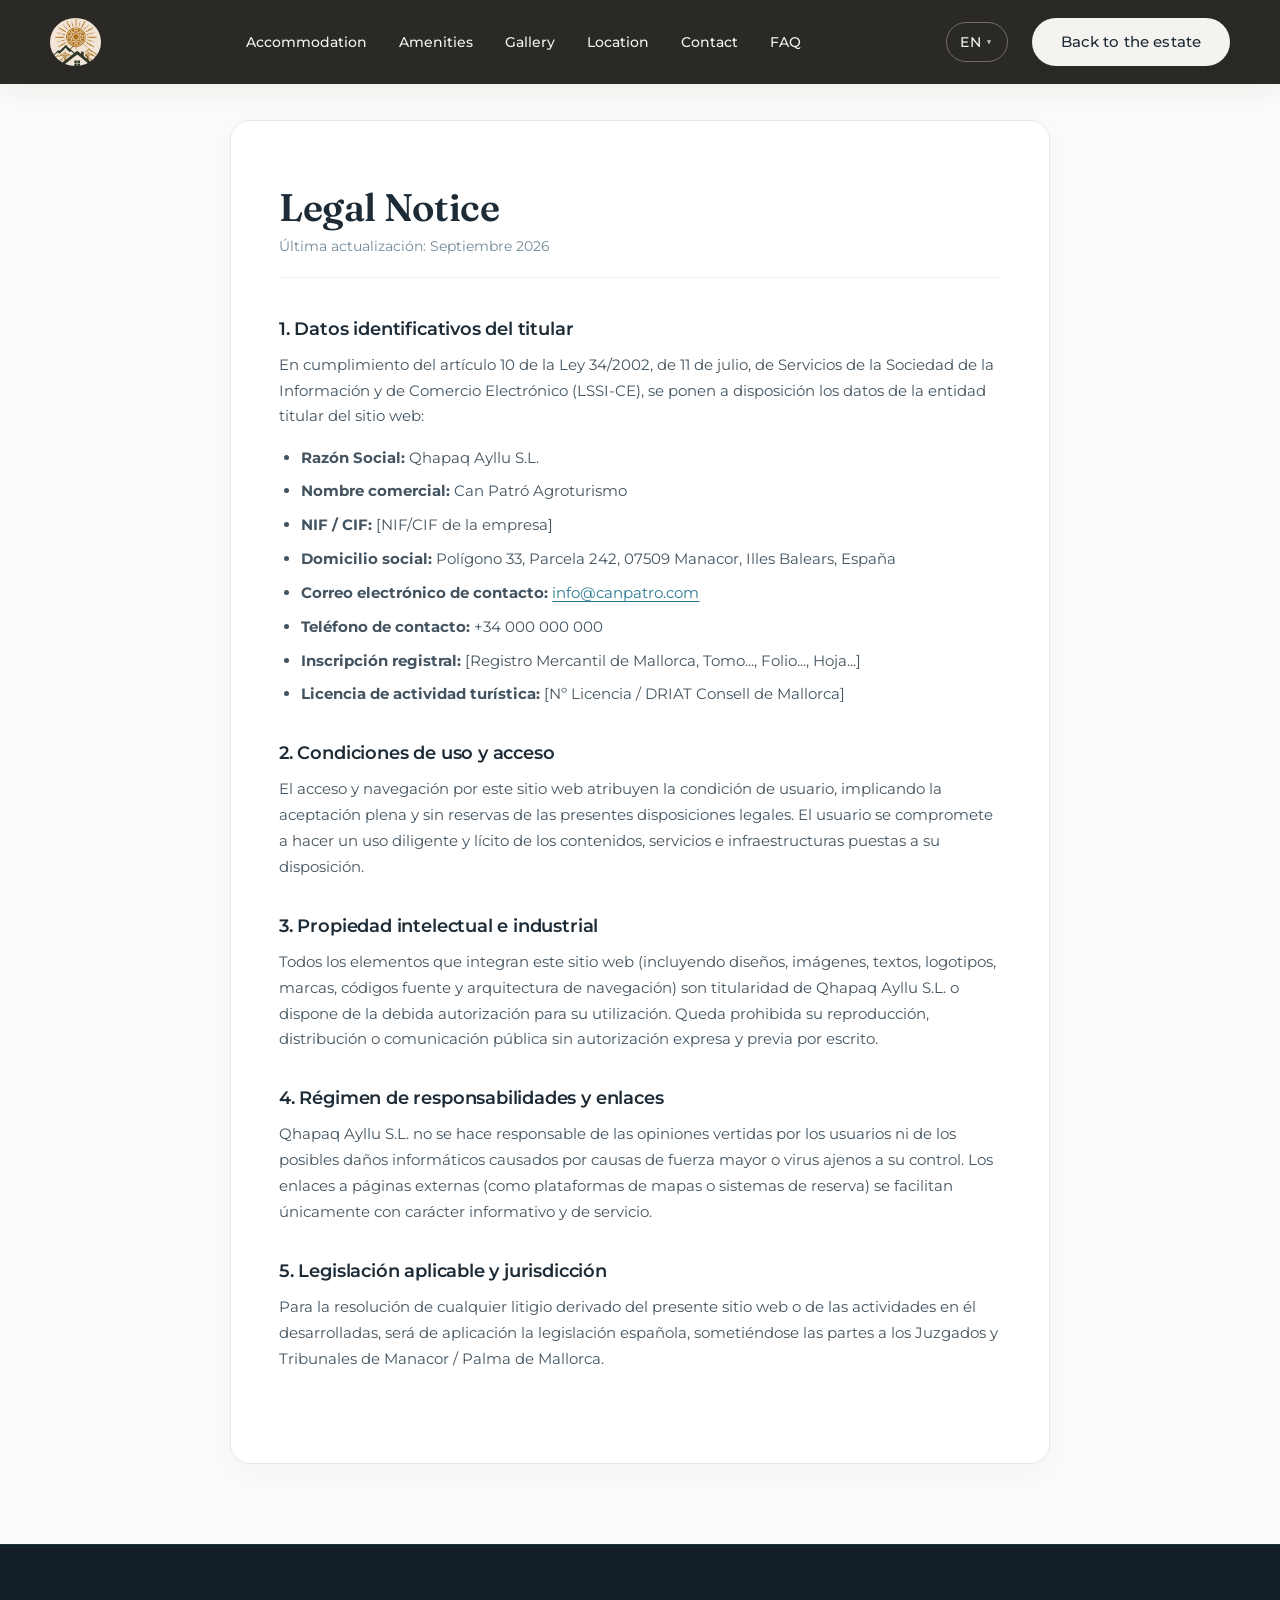
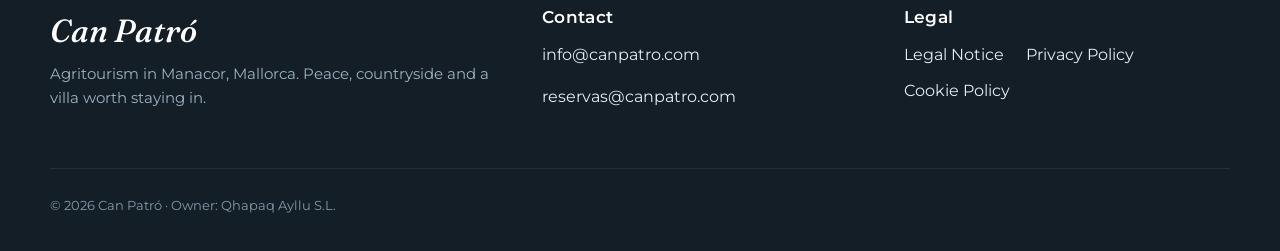
<file: aviso-legal.html>
<!DOCTYPE html>
<html lang="es">
  <head>
    <meta charset="utf-8" />
    <meta name="viewport" content="width=device-width, initial-scale=1.0" />
    <title>Aviso Legal | Can Patró Agroturismo</title>
    <link rel="icon" type="image/png" href="logocircular.png" />
    <link rel="preconnect" href="https://fonts.googleapis.com" />
    <link rel="preconnect" href="https://fonts.gstatic.com" crossorigin />
    <link href="https://fonts.googleapis.com/css2?family=Fraunces:ital,opsz,wght@0,9..144,300..600;1,9..144,400;1,9..144,600&family=Montserrat:wght@400;500;600;700&display=swap" rel="stylesheet" />
    <link rel="stylesheet" href="style.css" />
  </head>
  <body>
<!-- CABECERA UNIFICADA (CON IDIOMAS Y MÓVIL) -->
    <header class="site-header scrolled" id="header">
      <div class="header-inner">
        <a class="brand" href="index.html" aria-label="Can Patró - Inicio">
          <img src="logo.png" alt="Can Patró Agroturismo" class="brand-logo-img" />
        </a>

        <!-- Checkbox para abrir el menú móvil -->
        <input type="checkbox" id="nav-toggle" class="nav-toggle" />
        <label for="nav-toggle" class="nav-toggle-label" data-i18n-aria-label="nav.open" aria-label="Abrir menú">
          <span></span>
        </label>

        <!-- Menú con enlaces y etiquetas traducibles -->
        <nav class="site-nav" aria-label="Principal">
          <ul id="nav-menu">
            <li><a href="index.html#alojamientos" data-i18n="nav.alojamientos">Alojamientos</a></li>
            <li><a href="index.html#servicios" data-i18n="nav.servicios">Servicios</a></li>
            <li><a href="index.html#galeria" data-i18n="nav.galeria">Galería</a></li>
            <li><a href="index.html#ubicacion" data-i18n="nav.ubicacion">Ubicación</a></li>
            <li><a href="index.html#contacto" data-i18n="nav.contacto">Contacto</a></li>
            <li><a href="index.html#faq" data-i18n="nav.faq">FAQ</a></li>
            
            <li class="mobile-only-btn">
              <a class="btn btn-primary nav-cta" href="index.html" data-i18n="nav.back">Volver a la finca</a>
            </li>
          </ul>
        </nav>

        <!-- Selector de idioma y botón en escritorio -->
        <div class="header-actions">
          <div class="lang-menu">
            <div class="lang-current">
              ES <span class="arrow">▾</span>
            </div>
            <ul class="lang-dropdown">
              <li><a href="#" data-lang="es">Español</a></li>
              <li><a href="#" data-lang="en">English</a></li>
              <li><a href="#" data-lang="de">Deutsch</a></li>
            </ul>
          </div>
          <a class="btn btn-nav desktop-only-btn" href="index.html" data-i18n="nav.back">Volver a la finca</a>
        </div>
      </div>
    </header>

    <main class="legal-page-main">
      <div class="legal-container">
        <h1 data-i18n="footer.legal.notice">Aviso Legal</h1>
        <p class="legal-updated">Última actualización: Septiembre 2026</p>

        <section class="legal-block">
          <h2>1. Datos identificativos del titular</h2>
          <p>En cumplimiento del artículo 10 de la Ley 34/2002, de 11 de julio, de Servicios de la Sociedad de la Información y de Comercio Electrónico (LSSI-CE), se ponen a disposición los datos de la entidad titular del sitio web:</p>
          <ul>
            <li><strong>Razón Social:</strong> Qhapaq Ayllu S.L.</li>
            <li><strong>Nombre comercial:</strong> Can Patró Agroturismo</li>
            <li><strong>NIF / CIF:</strong> [NIF/CIF de la empresa]</li>
            <li><strong>Domicilio social:</strong> Polígono 33, Parcela 242, 07509 Manacor, Illes Balears, España</li>
            <li><strong>Correo electrónico de contacto:</strong> <a href="mailto:info@canpatro.com">info@canpatro.com</a></li>
            <li><strong>Teléfono de contacto:</strong> +34 000 000 000</li>
            <li><strong>Inscripción registral:</strong> [Registro Mercantil de Mallorca, Tomo..., Folio..., Hoja...]</li>
            <li><strong>Licencia de actividad turística:</strong> [Nº Licencia / DRIAT Consell de Mallorca]</li>
          </ul>
        </section>

        <section class="legal-block">
          <h2>2. Condiciones de uso y acceso</h2>
          <p>El acceso y navegación por este sitio web atribuyen la condición de usuario, implicando la aceptación plena y sin reservas de las presentes disposiciones legales. El usuario se compromete a hacer un uso diligente y lícito de los contenidos, servicios e infraestructuras puestas a su disposición.</p>
        </section>

        <section class="legal-block">
          <h2>3. Propiedad intelectual e industrial</h2>
          <p>Todos los elementos que integran este sitio web (incluyendo diseños, imágenes, textos, logotipos, marcas, códigos fuente y arquitectura de navegación) son titularidad de Qhapaq Ayllu S.L. o dispone de la debida autorización para su utilización. Queda prohibida su reproducción, distribución o comunicación pública sin autorización expresa y previa por escrito.</p>
        </section>

        <section class="legal-block">
          <h2>4. Régimen de responsabilidades y enlaces</h2>
          <p>Qhapaq Ayllu S.L. no se hace responsable de las opiniones vertidas por los usuarios ni de los posibles daños informáticos causados por causas de fuerza mayor o virus ajenos a su control. Los enlaces a páginas externas (como plataformas de mapas o sistemas de reserva) se facilitan únicamente con carácter informativo y de servicio.</p>
        </section>

        <section class="legal-block">
          <h2>5. Legislación aplicable y jurisdicción</h2>
          <p>Para la resolución de cualquier litigio derivado del presente sitio web o de las actividades en él desarrolladas, será de aplicación la legislación española, sometiéndose las partes a los Juzgados y Tribunales de Manacor / Palma de Mallorca.</p>
        </section>
      </div>
    </main>

<footer class="site-footer">
      <div class="footer-inner">
        <div class="footer-brand">
          <p class="brand-name">Can Patró</p>
          <p data-i18n="footer.tagline">Agroturismo en Manacor, Mallorca. Paz, campo y una villa para quedarse.</p>
        </div>
        <div class="footer-col">
          <h2 data-i18n="footer.contact.heading">Contacto</h2>
          <p><a href="mailto:info@canpatro.com">info@canpatro.com</a></p>
          <p><a href="mailto:reservas@canpatro.com">reservas@canpatro.com</a></p>
        </div>
        <div class="footer-col">
          <h2 data-i18n="footer.legal.heading">Aviso legal</h2>
          <ul class="footer-legal-links">
            <li><a href="aviso-legal.html" data-i18n="footer.legal.notice">Aviso Legal</a></li>
            <li><a href="politica-privacidad.html" data-i18n="footer.legal.privacy">Política de Privacidad</a></li>
            <li><a href="cookies.html" data-i18n="footer.legal.cookies">Política de Cookies</a></li>
          </ul>
        </div>
      </div>
      <div class="footer-legal">
        <p>&copy; 2026 Can Patró · <span data-i18n="footer.owner">Titular: Qhapaq Ayllu S.L.</span></p>
      </div>
    </footer>
    <script src="i18n.js"></script>
  </body>
</html>
</file>
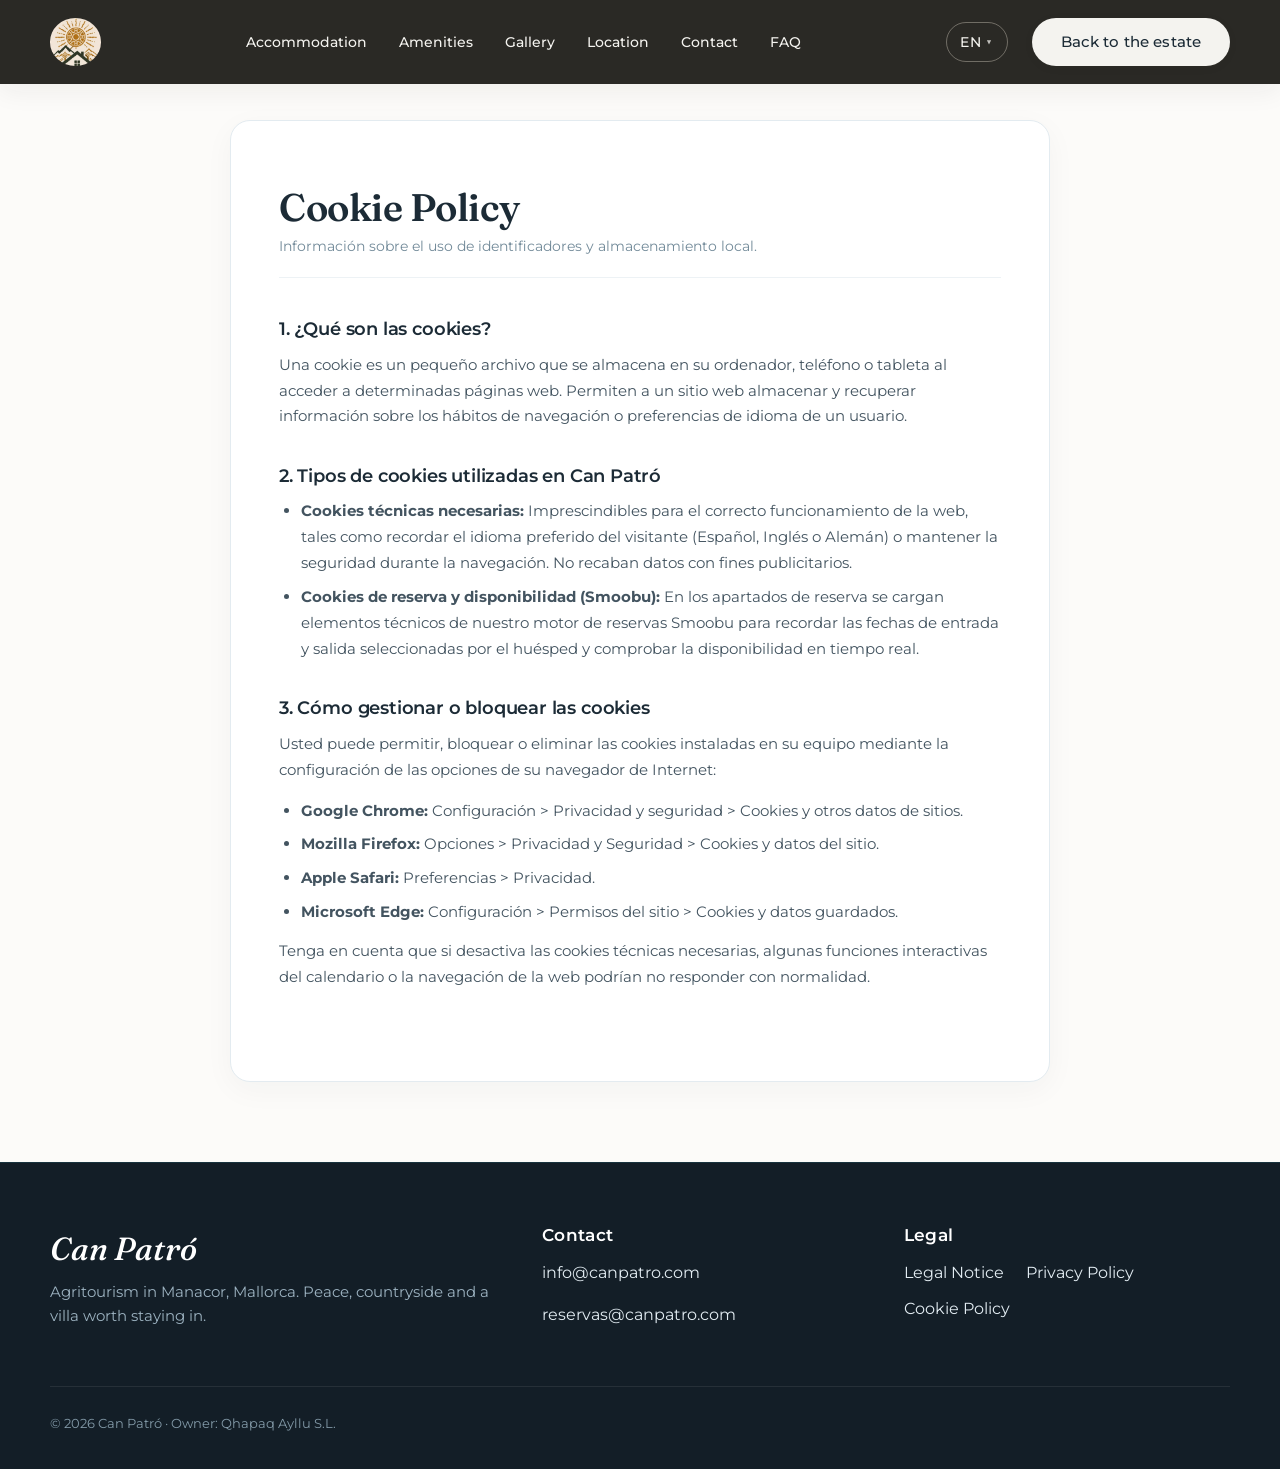
<file: cookies.html>
<!DOCTYPE html>
<html lang="es">
  <head>
    <meta charset="utf-8" />
    <meta name="viewport" content="width=device-width, initial-scale=1.0" />
    <title>Política de Cookies | Can Patró Agroturismo</title>
    <link rel="icon" type="image/png" href="logocircular.png" />
    <link rel="preconnect" href="https://fonts.googleapis.com" />
    <link rel="preconnect" href="https://fonts.gstatic.com" crossorigin />
    <link href="https://fonts.googleapis.com/css2?family=Fraunces:ital,opsz,wght@0,9..144,300..600;1,9..144,400;1,9..144,600&family=Montserrat:wght@400;500;600;700&display=swap" rel="stylesheet" />
    <link rel="stylesheet" href="style.css" />
  </head>
  <body>
<!-- CABECERA UNIFICADA (CON IDIOMAS Y MÓVIL) -->
    <header class="site-header scrolled" id="header">
      <div class="header-inner">
        <a class="brand" href="index.html" aria-label="Can Patró - Inicio">
          <img src="logo.png" alt="Can Patró Agroturismo" class="brand-logo-img" />
        </a>

        <!-- Checkbox para abrir el menú móvil -->
        <input type="checkbox" id="nav-toggle" class="nav-toggle" />
        <label for="nav-toggle" class="nav-toggle-label" data-i18n-aria-label="nav.open" aria-label="Abrir menú">
          <span></span>
        </label>

        <!-- Menú con enlaces y etiquetas traducibles -->
        <nav class="site-nav" aria-label="Principal">
          <ul id="nav-menu">
            <li><a href="index.html#alojamientos" data-i18n="nav.alojamientos">Alojamientos</a></li>
            <li><a href="index.html#servicios" data-i18n="nav.servicios">Servicios</a></li>
            <li><a href="index.html#galeria" data-i18n="nav.galeria">Galería</a></li>
            <li><a href="index.html#ubicacion" data-i18n="nav.ubicacion">Ubicación</a></li>
            <li><a href="index.html#contacto" data-i18n="nav.contacto">Contacto</a></li>
            <li><a href="index.html#faq" data-i18n="nav.faq">FAQ</a></li>
            <li class="mobile-only-btn">
              <a class="btn btn-primary nav-cta" href="index.html" data-i18n="nav.back">Volver a la finca</a>
            </li>
          </ul>
        </nav>

        <!-- Selector de idioma y botón en escritorio -->
        <div class="header-actions">
          <div class="lang-menu">
            <div class="lang-current">
              ES <span class="arrow">▾</span>
            </div>
            <ul class="lang-dropdown">
              <li><a href="#" data-lang="es">Español</a></li>
              <li><a href="#" data-lang="en">English</a></li>
              <li><a href="#" data-lang="de">Deutsch</a></li>
            </ul>
          </div>
          <a class="btn btn-nav desktop-only-btn" href="index.html" data-i18n="nav.back">Volver a la finca</a>
        </div>
      </div>
    </header>

    <main class="legal-page-main">
      <div class="legal-container">
        <h1 data-i18n="footer.legal.cookies">Política de Cookies</h1>
        <p class="legal-updated">Información sobre el uso de identificadores y almacenamiento local.</p>

        <section class="legal-block">
          <h2>1. ¿Qué son las cookies?</h2>
          <p>Una cookie es un pequeño archivo que se almacena en su ordenador, teléfono o tableta al acceder a determinadas páginas web. Permiten a un sitio web almacenar y recuperar información sobre los hábitos de navegación o preferencias de idioma de un usuario.</p>
        </section>

        <section class="legal-block">
          <h2>2. Tipos de cookies utilizadas en Can Patró</h2>
          <ul>
            <li><strong>Cookies técnicas necesarias:</strong> Imprescindibles para el correcto funcionamiento de la web, tales como recordar el idioma preferido del visitante (Español, Inglés o Alemán) o mantener la seguridad durante la navegación. No recaban datos con fines publicitarios.</li>
            <li><strong>Cookies de reserva y disponibilidad (Smoobu):</strong> En los apartados de reserva se cargan elementos técnicos de nuestro motor de reservas Smoobu para recordar las fechas de entrada y salida seleccionadas por el huésped y comprobar la disponibilidad en tiempo real.</li>
          </ul>
        </section>

        <section class="legal-block">
          <h2>3. Cómo gestionar o bloquear las cookies</h2>
          <p>Usted puede permitir, bloquear o eliminar las cookies instaladas en su equipo mediante la configuración de las opciones de su navegador de Internet:</p>
          <ul>
            <li><strong>Google Chrome:</strong> Configuración &gt; Privacidad y seguridad &gt; Cookies y otros datos de sitios.</li>
            <li><strong>Mozilla Firefox:</strong> Opciones &gt; Privacidad y Seguridad &gt; Cookies y datos del sitio.</li>
            <li><strong>Apple Safari:</strong> Preferencias &gt; Privacidad.</li>
            <li><strong>Microsoft Edge:</strong> Configuración &gt; Permisos del sitio &gt; Cookies y datos guardados.</li>
          </ul>
          <p>Tenga en cuenta que si desactiva las cookies técnicas necesarias, algunas funciones interactivas del calendario o la navegación de la web podrían no responder con normalidad.</p>
        </section>
      </div>
    </main>

<footer class="site-footer">
      <div class="footer-inner">
        <div class="footer-brand">
          <p class="brand-name">Can Patró</p>
          <p data-i18n="footer.tagline">Agroturismo en Manacor, Mallorca. Paz, campo y una villa para quedarse.</p>
        </div>
        <div class="footer-col">
          <h2 data-i18n="footer.contact.heading">Contacto</h2>
          <p><a href="mailto:info@canpatro.com">info@canpatro.com</a></p>
          <p><a href="mailto:reservas@canpatro.com">reservas@canpatro.com</a></p>
        </div>
        <div class="footer-col">
          <h2 data-i18n="footer.legal.heading">Aviso legal</h2>
          <ul class="footer-legal-links">
            <li><a href="aviso-legal.html" data-i18n="footer.legal.notice">Aviso Legal</a></li>
            <li><a href="politica-privacidad.html" data-i18n="footer.legal.privacy">Política de Privacidad</a></li>
            <li><a href="cookies.html" data-i18n="footer.legal.cookies">Política de Cookies</a></li>
          </ul>
        </div>
      </div>
      <div class="footer-legal">
        <p>&copy; 2026 Can Patró · <span data-i18n="footer.owner">Titular: Qhapaq Ayllu S.L.</span></p>
      </div>
    </footer>
 <script src="i18n.js"></script>
  </body>
</html>
</file>
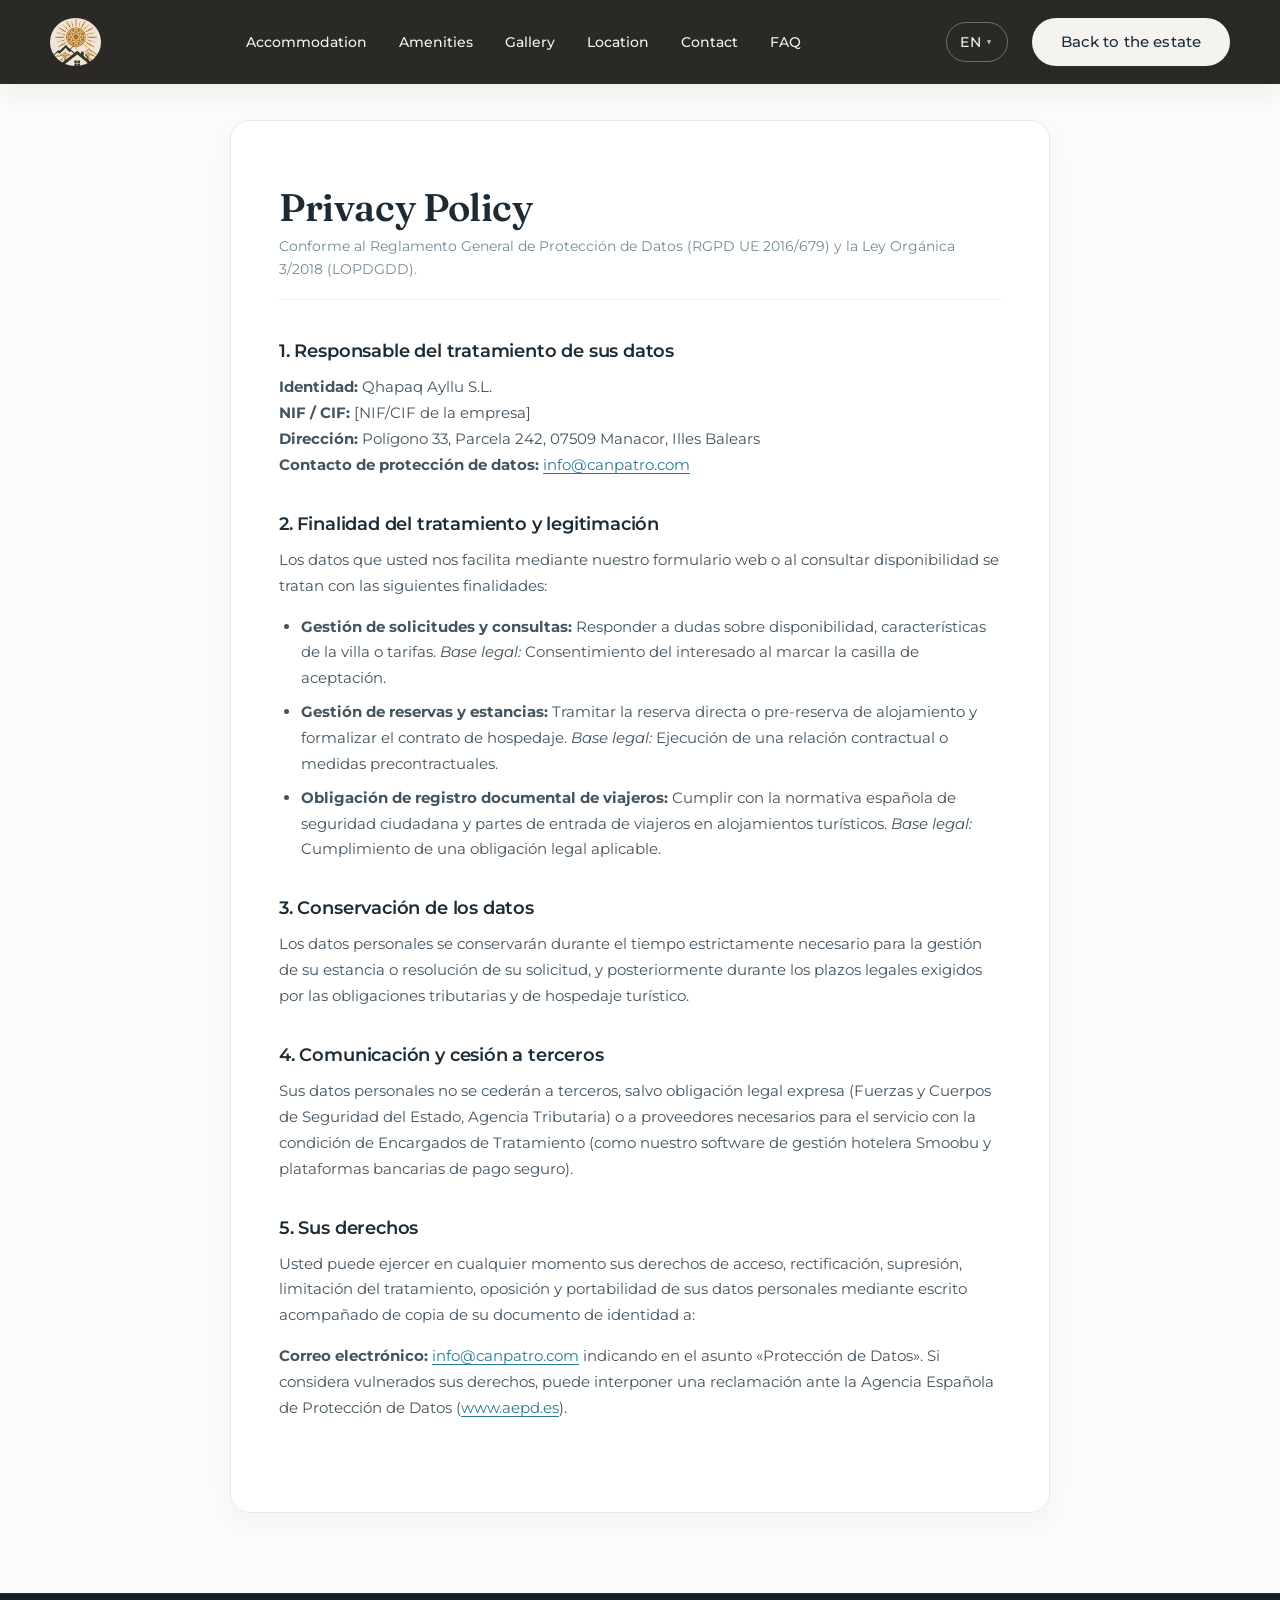
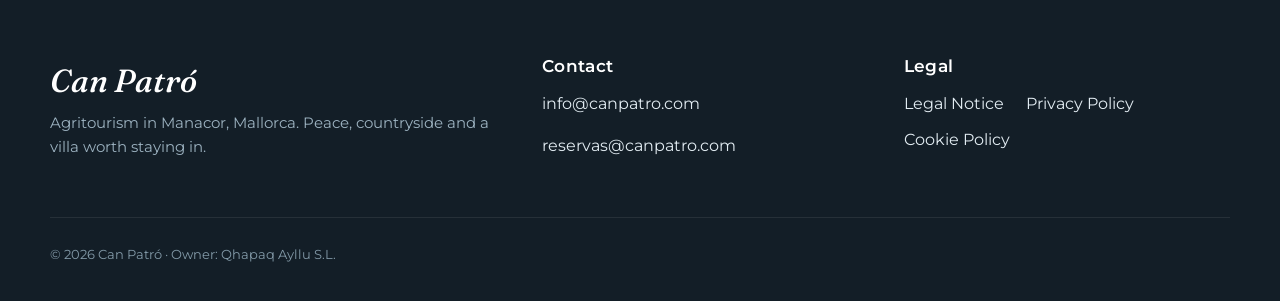
<file: politica-privacidad.html>
<!DOCTYPE html>
<html lang="es">
  <head>
    <meta charset="utf-8" />
    <meta name="viewport" content="width=device-width, initial-scale=1.0" />
    <title>Política de Privacidad | Can Patró Agroturismo</title>
    <link rel="icon" type="image/png" href="logocircular.png" />
    <link rel="preconnect" href="https://fonts.googleapis.com" />
    <link rel="preconnect" href="https://fonts.gstatic.com" crossorigin />
    <link href="https://fonts.googleapis.com/css2?family=Fraunces:ital,opsz,wght@0,9..144,300..600;1,9..144,400;1,9..144,600&family=Montserrat:wght@400;500;600;700&display=swap" rel="stylesheet" />
    <link rel="stylesheet" href="style.css" />
  </head>
  <body>
<!-- CABECERA UNIFICADA (CON IDIOMAS Y MÓVIL) -->
    <header class="site-header scrolled" id="header">
      <div class="header-inner">
        <a class="brand" href="index.html" aria-label="Can Patró - Inicio">
          <img src="logo.png" alt="Can Patró Agroturismo" class="brand-logo-img" />
        </a>

        <!-- Checkbox para abrir el menú móvil -->
        <input type="checkbox" id="nav-toggle" class="nav-toggle" />
        <label for="nav-toggle" class="nav-toggle-label" data-i18n-aria-label="nav.open" aria-label="Abrir menú">
          <span></span>
        </label>

        <!-- Menú con enlaces y etiquetas traducibles -->
        <nav class="site-nav" aria-label="Principal">
          <ul id="nav-menu">
            <li><a href="index.html#alojamientos" data-i18n="nav.alojamientos">Alojamientos</a></li>
            <li><a href="index.html#servicios" data-i18n="nav.servicios">Servicios</a></li>
            <li><a href="index.html#galeria" data-i18n="nav.galeria">Galería</a></li>
            <li><a href="index.html#ubicacion" data-i18n="nav.ubicacion">Ubicación</a></li>
            <li><a href="index.html#contacto" data-i18n="nav.contacto">Contacto</a></li>
            <li><a href="index.html#faq" data-i18n="nav.faq">FAQ</a></li>
            
            <li class="mobile-only-btn">
              <a class="btn btn-primary nav-cta" href="index.html" data-i18n="nav.back">Volver a la finca</a>
            </li>
          </ul>
        </nav>

        <!-- Selector de idioma y botón en escritorio -->
        <div class="header-actions">
          <div class="lang-menu">
            <div class="lang-current">
              ES <span class="arrow">▾</span>
            </div>
            <ul class="lang-dropdown">
              <li><a href="#" data-lang="es">Español</a></li>
              <li><a href="#" data-lang="en">English</a></li>
              <li><a href="#" data-lang="de">Deutsch</a></li>
            </ul>
          </div>
          <a class="btn btn-nav desktop-only-btn" href="index.html" data-i18n="nav.back">Volver a la finca</a>
        </div>
      </div>
    </header>

    <main class="legal-page-main">
      <div class="legal-container">
        <h1 data-i18n="footer.legal.privacy">Política de Privacidad</h1>
        <p class="legal-updated">Conforme al Reglamento General de Protección de Datos (RGPD UE 2016/679) y la Ley Orgánica 3/2018 (LOPDGDD).</p>

        <section class="legal-block">
          <h2>1. Responsable del tratamiento de sus datos</h2>
          <p><strong>Identidad:</strong> Qhapaq Ayllu S.L.<br>
          <strong>NIF / CIF:</strong> [NIF/CIF de la empresa]<br>
          <strong>Dirección:</strong> Polígono 33, Parcela 242, 07509 Manacor, Illes Balears<br>
          <strong>Contacto de protección de datos:</strong> <a href="mailto:info@canpatro.com">info@canpatro.com</a></p>
        </section>

        <section class="legal-block">
          <h2>2. Finalidad del tratamiento y legitimación</h2>
          <p>Los datos que usted nos facilita mediante nuestro formulario web o al consultar disponibilidad se tratan con las siguientes finalidades:</p>
          <ul>
            <li><strong>Gestión de solicitudes y consultas:</strong> Responder a dudas sobre disponibilidad, características de la villa o tarifas. <em>Base legal:</em> Consentimiento del interesado al marcar la casilla de aceptación.</li>
            <li><strong>Gestión de reservas y estancias:</strong> Tramitar la reserva directa o pre-reserva de alojamiento y formalizar el contrato de hospedaje. <em>Base legal:</em> Ejecución de una relación contractual o medidas precontractuales.</li>
            <li><strong>Obligación de registro documental de viajeros:</strong> Cumplir con la normativa española de seguridad ciudadana y partes de entrada de viajeros en alojamientos turísticos. <em>Base legal:</em> Cumplimiento de una obligación legal aplicable.</li>
          </ul>
        </section>

        <section class="legal-block">
          <h2>3. Conservación de los datos</h2>
          <p>Los datos personales se conservarán durante el tiempo estrictamente necesario para la gestión de su estancia o resolución de su solicitud, y posteriormente durante los plazos legales exigidos por las obligaciones tributarias y de hospedaje turístico.</p>
        </section>

        <section class="legal-block">
          <h2>4. Comunicación y cesión a terceros</h2>
          <p>Sus datos personales no se cederán a terceros, salvo obligación legal expresa (Fuerzas y Cuerpos de Seguridad del Estado, Agencia Tributaria) o a proveedores necesarios para el servicio con la condición de Encargados de Tratamiento (como nuestro software de gestión hotelera Smoobu y plataformas bancarias de pago seguro).</p>
        </section>

        <section class="legal-block">
          <h2>5. Sus derechos</h2>
          <p>Usted puede ejercer en cualquier momento sus derechos de acceso, rectificación, supresión, limitación del tratamiento, oposición y portabilidad de sus datos personales mediante escrito acompañado de copia de su documento de identidad a:</p>
          <p><strong>Correo electrónico:</strong> <a href="mailto:info@canpatro.com">info@canpatro.com</a> indicando en el asunto «Protección de Datos». Si considera vulnerados sus derechos, puede interponer una reclamación ante la Agencia Española de Protección de Datos (<a href="https://www.aepd.es" target="_blank" rel="noopener noreferrer">www.aepd.es</a>).</p>
        </section>
      </div>
    </main>

<footer class="site-footer">
      <div class="footer-inner">
        <div class="footer-brand">
          <p class="brand-name">Can Patró</p>
          <p data-i18n="footer.tagline">Agroturismo en Manacor, Mallorca. Paz, campo y una villa para quedarse.</p>
        </div>
        <div class="footer-col">
          <h2 data-i18n="footer.contact.heading">Contacto</h2>
          <p><a href="mailto:info@canpatro.com">info@canpatro.com</a></p>
          <p><a href="mailto:reservas@canpatro.com">reservas@canpatro.com</a></p>
        </div>
        <div class="footer-col">
          <h2 data-i18n="footer.legal.heading">Aviso legal</h2>
          <ul class="footer-legal-links">
            <li><a href="aviso-legal.html" data-i18n="footer.legal.notice">Aviso Legal</a></li>
            <li><a href="politica-privacidad.html" data-i18n="footer.legal.privacy">Política de Privacidad</a></li>
            <li><a href="cookies.html" data-i18n="footer.legal.cookies">Política de Cookies</a></li>
          </ul>
        </div>
      </div>
      <div class="footer-legal">
        <p>&copy; 2026 Can Patró · <span data-i18n="footer.owner">Titular: Qhapaq Ayllu S.L.</span></p>
      </div>
    </footer>
    <script src="i18n.js"></script>
  </body>
</html>
</file>
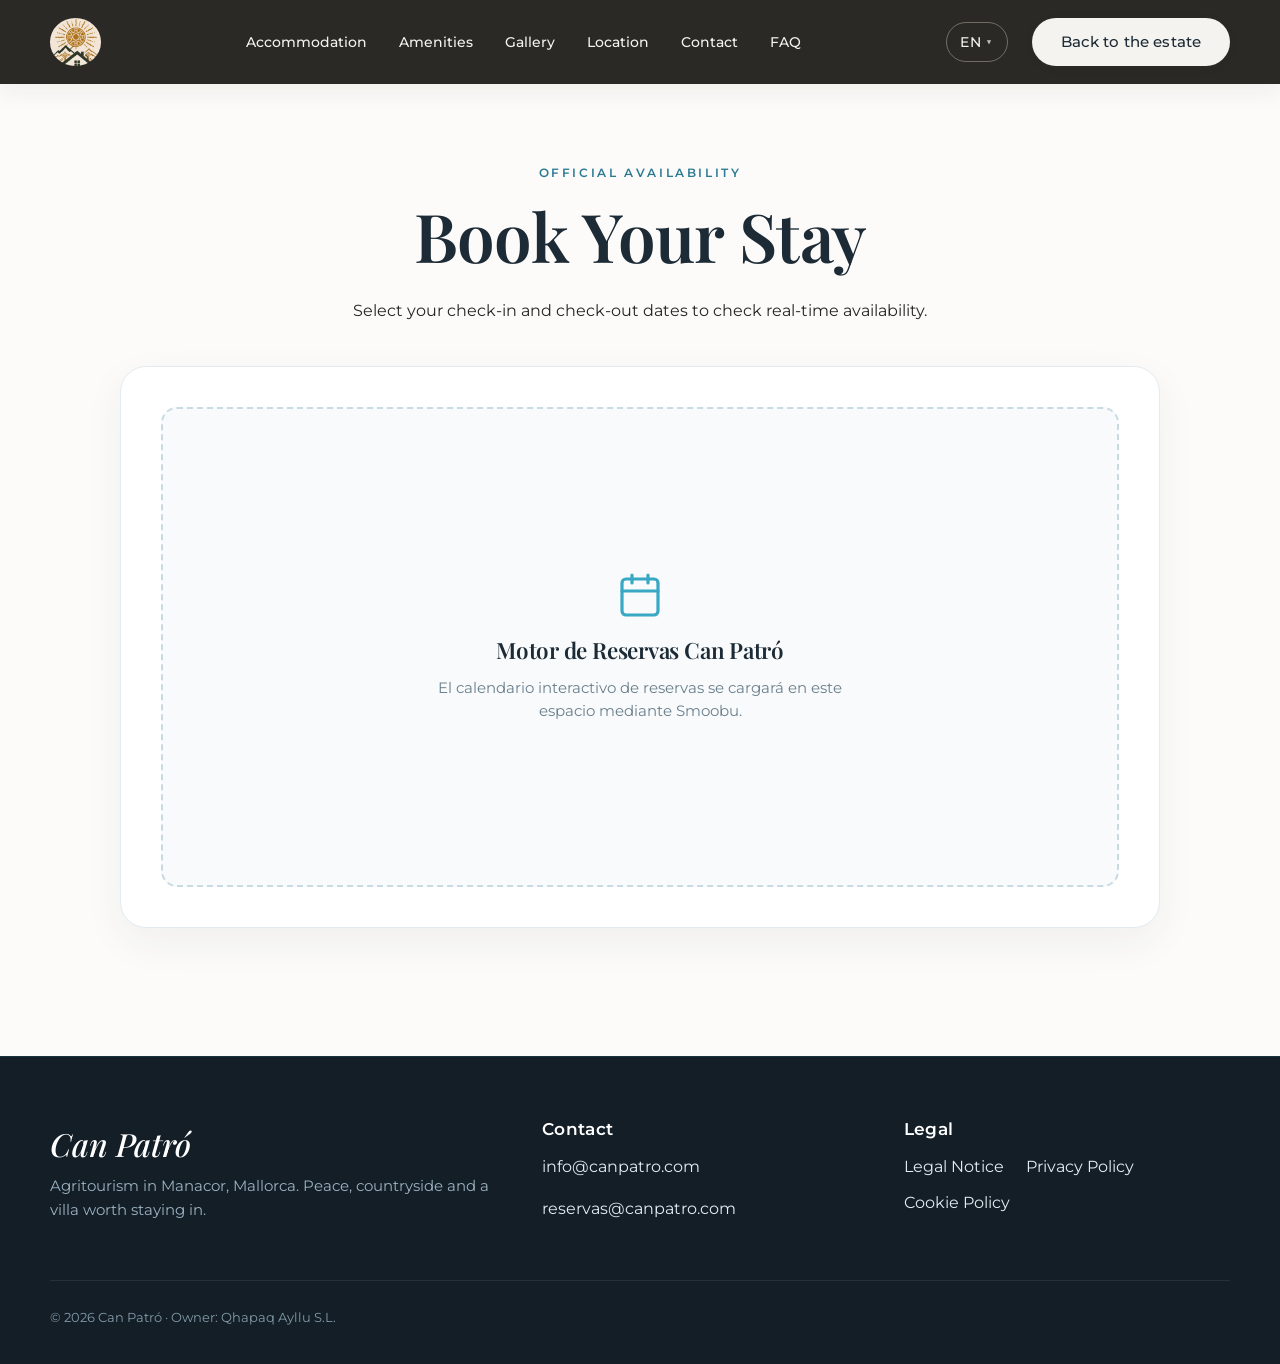
<file: reservar.html>
<!DOCTYPE html>
<html lang="es">
  <head>
    <meta charset="utf-8" />
    <meta name="viewport" content="width=device-width, initial-scale=1.0" />
    <title>Reservar Estancia | Can Patró Agroturismo Mallorca</title>
    <link rel="icon" type="image/png" href="logocircular.png" />
    <meta name="description" content="Reserve su estancia en Can Patró, Manacor. Compruebe disponibilidad en tiempo real para casa completa, habitaciones o mini-apartamentos." />
    
    <!-- Fuentes y Estilos heredados -->
    <link rel="preconnect" href="https://fonts.googleapis.com" />
    <link rel="preconnect" href="https://fonts.gstatic.com" crossorigin />
    <link href="https://fonts.googleapis.com/css2?family=Fraunces:ital,opsz,wght@0,9..144,300..600;1,9..144,400;1,9..144,600&family=Montserrat:wght@400;500;600;700&family=Playfair+Display:ital,wght@0,400..700;1,400&display=swap" rel="stylesheet" />
    <link rel="stylesheet" href="style.css" />
  </head>
  <body>

<!-- CABECERA IDÉNTICA A INDEX -->
    <header class="site-header scrolled" id="header">
      <div class="header-inner">
        <!-- Logo circular -->
        <a class="brand" href="index.html" aria-label="Can Patró - Inicio">
          <img src="logo.png" alt="Can Patró Agroturismo" class="brand-logo-img" />
        </a>

        <!-- Toggle para móvil (checkbox real que abre el menú) -->
        <input type="checkbox" id="nav-toggle" class="nav-toggle" />
        <label for="nav-toggle" class="nav-toggle-label" data-i18n-aria-label="nav.open" aria-label="Abrir menú">
          <span></span>
        </label>

        <!-- Navegación que enlaza de vuelta a las secciones de la portada -->
        <nav class="site-nav" aria-label="Principal">
          <ul id="nav-menu">
            <li><a href="index.html#alojamientos" data-i18n="nav.alojamientos">Alojamientos</a></li>
            <li><a href="index.html#servicios" data-i18n="nav.servicios">Servicios</a></li>
            <li><a href="index.html#galeria" data-i18n="nav.galeria">Galería</a></li>
            <li><a href="index.html#ubicacion" data-i18n="nav.ubicacion">Ubicación</a></li>
            <li><a href="index.html#contacto" data-i18n="nav.contacto">Contacto</a></li>
            <li><a href="index.html#faq" data-i18n="nav.faq">FAQ</a></li>
            
            <!-- Botón dentro del menú móvil para volver -->
<li class="mobile-only-btn">
  <a class="btn btn-primary nav-cta" href="index.html" data-i18n="nav.back">Volver a la finca</a>
</li>
          </ul>
        </nav>

        <!-- Idioma y Botón de Escritorio -->
        <div class="header-actions">
          <!-- Selector de Idiomas idéntico a index -->
          <div class="lang-menu">
            <div class="lang-current">
              ES <span class="arrow">▾</span>
            </div>
            <ul class="lang-dropdown">
              <li><a href="#" data-lang="es">Español</a></li>
              <li><a href="#" data-lang="en">English</a></li>
              <li><a href="#" data-lang="de">Deutsch</a></li>
            </ul>
          </div>
          <!-- Botón blanco visible en escritorio -->
          <a class="btn btn-nav desktop-only-btn" href="index.html" data-i18n="nav.back">Volver a la finca</a>
        </div>
      </div>
    </header>

    
    <!-- ÁREA DE RESERVAS (MISMO DOMINIO) -->
    <main class="booking-page-main">
      <section class="booking-section">
        <div class="section-inner">
<header class="section-header centered">
  <p class="eyebrow" data-i18n="booking.eyebrow">Disponibilidad Oficial</p>
  <h1 data-i18n="booking.title">Reservar Estancia</h1>
  <p class="lead" data-i18n="booking.lead">Seleccione sus fechas de llegada y salida para consultar disponibilidad en tiempo real.</p>
</header>

          <!-- CONTENEDOR DONDE SE PEGARÁ EL CÓDIGO DE SMOOBU -->
          <div class="booking-engine-wrapper">
            <!-- Cuando tengáis la cuenta de Smoobu, se pega el script/iframe aquí -->
            <div id="smoobu-booking-container" class="booking-placeholder">
              <div class="booking-placeholder-content">
                <svg viewBox="0 0 24 24" width="48" height="48" fill="none" stroke="#38a8c4" stroke-width="1.6" stroke-linecap="round" stroke-linejoin="round">
                  <rect x="3" y="4" width="18" height="18" rx="2" ry="2"></rect>
                  <line x1="16" y1="2" x2="16" y2="6"></line>
                  <line x1="8" y1="2" x2="8" y2="6"></line>
                  <line x1="3" y1="10" x2="21" y2="10"></line>
                </svg>
                <h3>Motor de Reservas Can Patró</h3>
                <p>El calendario interactivo de reservas se cargará en este espacio mediante Smoobu.</p>
              </div>
            </div>
          </div>
        </div>
      </section>
    </main>


    <footer class="site-footer">
      <div class="footer-inner">
        <div class="footer-brand">
          <p class="brand-name">Can Patró</p>
          <p data-i18n="footer.tagline">Agroturismo en Manacor, Mallorca. Paz, campo y una villa para quedarse.</p>
        </div>
        <div>
          <h2 data-i18n="footer.contact.heading">Contacto</h2>
          <p><a href="mailto:info@canpatro.com">info@canpatro.com</a></p>
          <p><a href="mailto:reservas@canpatro.com">reservas@canpatro.com</a></p>
        </div>
        <div>
          <h2 data-i18n="footer.legal.heading">Aviso legal</h2>
          <ul class="footer-legal-links">
            <li><a href="aviso-legal.html" data-i18n="footer.legal.notice">Aviso Legal</a></li>
            <li><a href="politica-privacidad.html" data-i18n="footer.legal.privacy">Política de Privacidad</a></li>
            <li><a href="cookies.html" data-i18n="footer.legal.cookies">Política de Cookies</a></li>
          </ul>
        </div>
      </div>
      <div class="footer-legal">
        <p>
          © <span id="year">2026</span> Can Patró · <span data-i18n="footer.owner">Titular: Qhapaq Ayllu S.L.</span>
        </p>
      </div>
    </footer>


    <script src="i18n.js"></script>
  </body>
</html>
</file>
<file: style.css>
/* =========================================================
   Can Patró — Agroturismo en Mallorca
   Hoja de estilos completa · Lujo rústico · Mobile-first
   ========================================================= */

:root {
  /* ============================================================
     Paleta — lujo rústico mallorquín
     Arena y crema cálidas · verde oliva profundo · tierra / terracota
     ============================================================ */
 --paper: #fcfbf9;     /* Fondo principal: blanco cal limpísimo */
  --cream: #f4f3ef;     /* Secciones alternas (Finca, Contacto): gris piedra balear muy suave */
--sand: #ded9cd; /* Neutro claro para marcadores de foto y divisores */
--sand-soft: #eeece6; /* Fondos de Comodidades y Ubicación */

 /* --olive-deep: #2f3b27; /* verde oliva profundo — cabecera, footer, títulos */
  --olive-deep: #1c2b36; /* Azul marino pizarra profundo (para títulos y textos principales) */
  --olive-900: #202a19; /* casi negro-oliva — estados hover/pressed */
  --olive: #294354;      /* Azul océano templado (para botones y contrastes) */
  --olive-soft: #38a8c4; /* Celeste agua de piscina (para detalles y toques de luz) */

  --terracotta: #c1652a; /* acento tierra / terracota — más vivo, uso decorativo */
  --terracotta-deep: #8b4a20; /* variante oscura, segura para texto/enlaces — sin cambios */

  /* Acento "sol mallorquín" — el toque de alegría, siempre puntual */
  --sun: #e3a23b; /* dorado vivo — fondos e iconos decorativos, NO usar en texto pequeño */
  --sun-deep: #8a5a12; /* dorado oscuro — seguro para texto (contraste AA verificado) */
  --sun-rgb: 227, 162, 59;

  --ink: #262420; /* texto principal — casi negro cálido */
  --stone: #6e6656; /* texto secundario, gris-tierra */
  --white: #ffffff; /* tarjetas */

  /* Sombras muy sutiles, propias de un acabado premium */
  --shadow-xs: 0 2px 10px rgba(38, 34, 28, 0.05);
  --shadow-sm: 0 8px 24px rgba(38, 34, 28, 0.06);
  --shadow-md: 0 16px 38px rgba(38, 34, 28, 0.08);
  --shadow-lg: 0 28px 58px rgba(38, 34, 28, 0.1);

  --radius-sm: 12px;
  --radius-md: 18px;
  --radius-lg: 26px;
  --header-h: 84px;

  --ease-premium: cubic-bezier(0.22, 1, 0.36, 1);

  /* Tipografía — Playfair Display es ahora la serif de toda la página
     (títulos de sección, tarjetas, footer...); la portada principal
     conserva su propia fuente (Fraunces) sin verse afectada por esto,
     ver regla .hero-title-main más abajo */
  --font-serif: "Playfair Display", "Fraunces", Georgia, serif;
  --font-sans: "Montserrat", "Inter", "Segoe UI", sans-serif;
}

/* =========================================================
   Reset base
   ========================================================= */

*,
*::before,
*::after {
  box-sizing: border-box;
}

html {
  scroll-behavior: smooth;
}

body {
  margin: 0;
  font-family: var(--font-sans);
  font-weight: 400;
  color: var(--ink);
  background: var(--paper);
  line-height: 1.65;
  -webkit-font-smoothing: antialiased;
}

img,
figure {
  max-width: 100%;
}

a {
  color: var(--terracotta-deep);
  text-decoration-thickness: 1px;
  text-underline-offset: 0.18em;
}

a:hover {
  color: var(--olive-deep);
}

h1,
h2,
h3,
.brand-name {
  font-family: var(--font-serif);
  font-weight: 600;
  line-height: 1.15;
  letter-spacing: -0.01em;
  color: var(--olive-deep);
}

/* Logotipo tipográfico: itálica sutil para un trazo de firma boutique */
.brand-name {
  font-style: italic;
  font-weight: 500;
  letter-spacing: 0;
}

h1 {
  font-size: clamp(2.3rem, 6vw, 4.2rem);
  margin: 0.2em 0 0.35em;
}

h2 {
  /* Mínimo y escalado en vw sin cambios; solo se amplía el tope máximo
     para dar más presencia en escritorio grande */
  font-size: clamp(1.85rem, 4.2vw, 3.3rem);
  margin: 0.15em 0 0.45em;
}

h3 {
  font-size: 1.4rem;
  margin: 0 0 0.4em;
}

p {
  margin: 0 0 1em;
}

ul,
ol {
  padding-left: 1.2em;
}

button {
  font-family: inherit;
}

/* Foco visible accesible en toda la web */
a:focus-visible,
button:focus-visible,
input:focus-visible,
select:focus-visible,
textarea:focus-visible,
.nav-toggle-label:focus-visible {
  outline: 3px solid var(--olive-deep);
  outline-offset: 3px;
  border-radius: 4px;
}

.skip-link {
  position: absolute;
  left: 1rem;
  top: -4rem;
  background: var(--olive-deep);
  color: var(--cream);
  padding: 0.7rem 1.1rem;
  z-index: 200;
  border-radius: var(--radius-sm);
  transition: top 0.2s ease;
}

.skip-link:focus {
  top: 1rem;
}

.eyebrow {
  margin: 0 0 0.5rem;
  text-transform: uppercase;
  letter-spacing: 0.22em;
  font-size: 0.74rem;
  font-weight: 600;
  color: #2b7a94; /* Azul mediterráneo fresco y legible */
}

.section-inner {
  width: min(1180px, calc(100% - 2.4rem));
  margin: 0 auto;
  padding: 4rem 0;
}

.section-header {
  max-width: 700px;
  margin-bottom: 2.6rem;
}

.section-header.centered {
  margin-left: auto;
  margin-right: auto;
  text-align: center;
}

.split {
  display: grid;
  grid-template-columns: 1.05fr 0.95fr;
  gap: 2.6rem;
  align-items: center;
}

.split.reverse {
  grid-template-columns: 0.95fr 1.05fr;
}

/* Marcador visual de fotografía pendiente — Neutro y Luminoso */
.photo-slot {
  margin: 0;
  display: grid;
  place-items: center;
  min-height: 240px;
  background: #edf3f6; /* Tono gris-celeste calizo muy limpio */
  color: #728a99;
  letter-spacing: 0.14em;
  text-transform: uppercase;
  font-size: 0.72rem;
  font-weight: 600;
  text-align: center;
  padding: 1.2rem;
  border-radius: 20px;
  border: 1px dashed #c8dae2; /* Borde discontinuo suave */
}

/* =========================================================
   Revelado al hacer scroll (alegría con medida)
   El estado oculto solo se aplica si <html> lleva la clase
   .js-reveal-ready (añadida por JS cuando IntersectionObserver
   está disponible y el usuario no pide menos movimiento). Así,
   sin JavaScript, todo el contenido es visible desde el primer
   momento — no depende del script para poder leerse. No se
   aplica a la portada (hero), que ya tiene su propia animación.
   ========================================================= */

.js-reveal-ready .reveal {
  opacity: 0;
  transform: translateY(24px);
  transition: opacity 0.7s var(--ease-premium), transform 0.7s var(--ease-premium);
  transition-delay: var(--reveal-delay, 0s);
}

.js-reveal-ready .reveal.is-visible {
  opacity: 1;
  transform: none;
}

/* Línea de acento que se dibuja bajo los títulos de sección al aparecer */
.js-reveal-ready .reveal h2::after {
  content: "";
  display: block;
  width: 0;
  height: 2px; /* Reducido de 3px a 2px para que sea estilizada */
  margin-top: 0.6rem;
  background: #38a8c4; /* Celeste agua de piscina */
  border-radius: 2px;
  transition: width 0.9s var(--ease-premium) 0.15s;
}

.js-reveal-ready .reveal.is-visible h2::after {
  width: 72px;
}

.js-reveal-ready .section-header.centered.reveal h2::after,
.js-reveal-ready .cta-inner.reveal h2::after {
  margin-left: auto;
  margin-right: auto;
}

/* =========================================================
   Botones
   ========================================================= */

.btn {
  position: relative;
  isolation: isolate;
  display: inline-flex;
  align-items: center;
  justify-content: center;
  gap: 0.4rem;
  min-height: 48px;
  padding: 0.85rem 1.6rem;
  border-radius: 999px;
  border: 1px solid transparent;
  font-family: var(--font-sans);
  font-size: 0.92rem;
  font-weight: 600;
  letter-spacing: 0.01em;
  text-decoration: none;
  cursor: pointer;
  box-shadow: var(--shadow-xs);
  transition: transform 0.4s var(--ease-premium), box-shadow 0.4s var(--ease-premium),
    color 0.3s ease, border-color 0.3s ease, letter-spacing 0.3s ease;
}

/* Capa de color que se funde suavemente al pasar el ratón —
   así el cambio de tono es un fundido real, no un salto brusco */
.btn::before {
  content: "";
  position: absolute;
  inset: 0;
  z-index: -1;
  border-radius: inherit;
  opacity: 0;
  transition: opacity 0.4s var(--ease-premium);
}

.btn:hover {
  transform: translateY(-2px);
  letter-spacing: 0.03em;
  box-shadow: var(--shadow-sm);
}

.btn:hover::before {
  opacity: 1;
}

.btn:active {
  transform: translateY(0);
  box-shadow: var(--shadow-xs);
}

.btn-primary {
  background: linear-gradient(135deg, var(--olive) 0%, var(--olive-deep) 130%);
  color: var(--white);
}

/* Antes esta capa oscurecía el botón casi a negro en hover — sobre fondos
   oscuros (como la portada) el texto blanco perdía contraste y "se apagaba".
   Ahora aclara hacia un dorado cálido: más alegre y siempre legible. */
.btn-primary::before {
  background: linear-gradient(135deg, #38a8c4 0%, #1c2b36 130%);
}

/* Bug corregido: la regla genérica a:hover (más específica que .btn-primary)
   volvía el texto verde oscuro al pasar el ratón. Lo fijamos en blanco
   siempre, y añadimos un resplandor cálido puntual. */
.btn-primary:hover,
.btn-primary:focus-visible {
  color: var(--white);
  box-shadow: var(--shadow-sm), 0 10px 26px rgba(227, 162, 59, 0.35);
}

.btn-ghost,
.btn-nav {
  background: transparent;
  color: var(--cream);
  border-color: rgba(244, 236, 221, 0.5);
  box-shadow: none;
}

.btn-ghost::before,
.btn-nav::before {
  background: var(--cream);
}

.btn-ghost:hover,
.btn-nav:hover {
  color: var(--olive-deep);
  border-color: var(--cream);
  box-shadow: var(--shadow-sm);
}

.btn-outline {
  background: transparent;
  color: var(--olive-deep);
  border-color: rgba(47, 59, 39, 0.3);
  box-shadow: none;
}

.btn-outline::before {
  background: var(--olive-deep);
}

.btn-outline:hover {
  color: var(--cream);
  border-color: var(--olive-deep);
  box-shadow: var(--shadow-sm);
}

.btn-block {
  width: 100%;
}

/* =========================================================
   Cabecera
   ========================================================= */

.site-header {
  position: fixed; /* Lo fijamos flotando sobre la foto */
  width: 100%;
  top: 0;
  z-index: 80;
  background: transparent; /* Empieza 100% transparente */
  color: var(--cream);
  transition: background-color 0.4s ease, backdrop-filter 0.4s ease;
}

/* Esta clase se encenderá mágicamente al bajar */
.site-header.scrolled {
  /* Más opaco y algo más oscuro que antes — con una foto muy clara
     detrás, 0.75 no daba suficiente contraste a las letras del menú */
  background: rgba(24, 23, 19, 0.92);
  backdrop-filter: blur(16px);
  -webkit-backdrop-filter: blur(16px);
  box-shadow: var(--shadow-sm);
}

.header-inner {
  width: min(1180px, calc(100% - 2.4rem));
  margin: 0 auto;
  min-height: var(--header-h);
  display: flex;
  align-items: center;
  justify-content: space-between;
  gap: 1rem;
}

/* El header ahora flota fijo sobre el contenido (position: fixed);
   esto evita que los enlaces del menú "#alojamientos", etc. dejen el
   destino tapado debajo del header al saltar a la sección */
main section[id] {
  scroll-margin-top: var(--header-h);
}

.brand {
  color: var(--cream);
  text-decoration: none;
  display: flex;
  flex-direction: column;
  flex-shrink: 0;
}

.brand:hover {
  color: var(--sand);
}

.brand-kicker {
  font-size: 0.64rem;
  letter-spacing: 0.26em;
  text-transform: uppercase;
  opacity: 0.85;
}

.brand-name {
  font-size: 1.6rem;
  color: inherit;
}

.brand-logo {
  /* Un poco más grande para que respire y se note en el header —
     el círculo se mantiene: el emblema (sol + montaña) es un motivo
     redondo por naturaleza, un recorte cuadrado lo cortaría mal */
  max-height: 68px;
  width: auto;
  transition: transform 0.3s ease;
  border-radius: 50%;
}

.brand:hover .brand-logo {
  transform: scale(1.05);
}
/* Selector de idioma */
.lang-switch {
  display: flex;
  align-items: center;
  gap: 0.25rem;
  border: 1px solid rgba(244, 236, 221, 0.3);
  border-radius: 999px;
  padding: 0.2rem;
  order: 3;
}

.lang-btn {
  border: 0;
  background: transparent;
  color: var(--cream);
  font-size: 0.76rem;
  font-weight: 600;
  letter-spacing: 0.04em;
  padding: 0.35rem 0.6rem;
  border-radius: 999px;
  cursor: pointer;
  min-height: 32px;
}

.lang-btn:hover {
  background: rgba(244, 236, 221, 0.15);
}

.lang-btn[aria-pressed="true"] {
  background: var(--cream);
  color: var(--olive-deep);
}

.nav-toggle {
  position: absolute;
  opacity: 0;
  pointer-events: none;
}

.nav-toggle-label {
  display: none;
  width: 44px;
  height: 44px;
  position: relative;
  cursor: pointer;
  order: 4;
  flex-shrink: 0;
}

.nav-toggle-label span,
.nav-toggle-label span::before,
.nav-toggle-label span::after {
  position: absolute;
  width: 22px;
  height: 2px;
  background: var(--cream);
  left: 11px;
  content: "";
  transition: transform 0.2s ease, opacity 0.2s ease;
}

.nav-toggle-label span {
  top: 21px;
}

.nav-toggle-label span::before {
  top: -7px;
}

.nav-toggle-label span::after {
  top: 7px;
}

.nav-toggle:checked ~ .nav-toggle-label span {
  background: transparent;
}

.nav-toggle:checked ~ .nav-toggle-label span::before {
  transform: rotate(45deg) translate(5px, 6px);
}

.nav-toggle:checked ~ .nav-toggle-label span::after {
  transform: rotate(-45deg) translate(5px, -6px);
}

.site-nav {
  order: 5;
}

.site-nav ul {
  display: flex;
  align-items: center;
  gap: 2rem;
  list-style: none;
  margin: 0;
  padding: 0;
}

.site-nav a {
  color: var(--cream);
  text-decoration: none;
  font-size: 0.9rem;
  font-weight: 500;
}

.site-nav a:hover {
  color: var(--sand);
}

/* =========================================================
   Hero
   ========================================================= */

.hero {
  position: relative;
  min-height: 100svh;
  display: grid;
  place-items: center stretch; /* Esto centra el bloque verticalmente */
  color: var(--cream);
  overflow: hidden;
}

.hero-media {
  position: absolute;
  inset: 0;
  width: 100%;
  height: 100%;
  object-fit: cover;
  border-radius: 0;
}

/* Oscurecemos un poquito el fondo para que el texto blanco resalte perfecto */
.hero-overlay {
  position: absolute;
  inset: 0;
  background: linear-gradient(180deg, rgba(38, 36, 32, 0.6) 0%, rgba(38, 36, 32, 0.15) 50%, rgba(38, 36, 32, 0.7) 100%);
}

@keyframes efectoElegante {
  0% { opacity: 0; transform: translateY(30px); }
  100% { opacity: 1; transform: translateY(0); }
}

.hero-content {
  position: relative;
  width: min(1180px, calc(100% - 2.4rem));
  margin: 0 auto;
  padding: 4rem 0;
  display: flex;
  flex-direction: column;
  align-items: center; /* Centra horizontalmente */
  text-align: center;
}

/* El título gigante de Can Patró — fuente fijada explícitamente para
   que la portada no cambie aunque el resto de la web use otra fuente */
.hero-title-main {
  font-family: "Fraunces", Georgia, serif;
  font-size: clamp(3.5rem, 8vw, 6.5rem);
  margin: 0 0 0.5rem;
  color: var(--cream);
  text-shadow: 0 4px 16px rgba(0,0,0,0.5);
  animation: efectoElegante 1.2s cubic-bezier(0.22, 1, 0.36, 1) forwards;
}

.hero-subtitle {
  font-size: clamp(1.1rem, 2.5vw, 1.4rem);
  font-weight: 300;
  max-width: 600px;
  margin-bottom: 2.5rem;
  text-shadow: 0 2px 10px rgba(0,0,0,0.5);
  opacity: 0; 
  animation: efectoElegante 1.2s cubic-bezier(0.22, 1, 0.36, 1) 0.3s forwards;
}

.hero-actions {
  display: flex;
  flex-wrap: wrap;
  justify-content: center;
  gap: 1rem;
  margin: 0;
  opacity: 0;
  animation: efectoElegante 1.2s cubic-bezier(0.22, 1, 0.36, 1) 0.6s forwards;
}

/* =========================================================
   Intro
   ========================================================= */

.intro {
  background: var(--cream);
}

/* Métricas de la finca estilo boutique */
.intro-stats-grid {
  display: grid;
  grid-template-columns: repeat(4, 1fr);
  gap: 1rem;
  margin: 1.8rem 0;
  padding: 1.2rem 0;
  border-top: 1px solid #e3ebf0;
  border-bottom: 1px solid #e3ebf0;
}

.stat-item {
  display: flex;
  flex-direction: column;
}

.stat-num {
  font-family: var(--font-serif);
  font-size: 1.7rem;
  font-weight: 600;
  color: #1c2b36;
  line-height: 1;
}

.stat-unit {
  font-size: 0.72rem;
  font-weight: 600;
  color: #38a8c4;
  text-transform: uppercase;
  margin-top: 0.2rem;
}

.stat-desc {
  font-size: 0.78rem;
  color: #556773;
  margin-top: 0.2rem;
}

@media (max-width: 600px) {
  .intro-stats-grid {
    grid-template-columns: repeat(2, 1fr);
    gap: 1.2rem;
  }
}

.intro-photo {
  min-height: 380px;
}

.location-note {
  padding: 1rem 0 0;
  border-top: 1px solid rgba(110, 102, 86, 0.2);
  color: var(--stone);
}

/* =========================================================
   Alojamientos
   ========================================================= */

/* =========================================================
   ALOJAMIENTOS — ESTILO TARJETAS BOUTIQUE MEDITERRÁNEAS
   ========================================================= */

.stays {
  background: var(--paper);
  padding: 2rem 0 4rem;
}

.stays-grid {
  display: grid;
  grid-template-columns: repeat(3, 1fr);
  gap: 1.8rem;
}

.stay-card {
  display: flex;
  flex-direction: column;
  background: #ffffff;
  border-radius: 20px;
  overflow: hidden;
  border: 1px solid #e3ebf0;
  box-shadow: 0 10px 30px rgba(28, 43, 54, 0.05);
  transition: transform 0.4s var(--ease-premium), box-shadow 0.4s var(--ease-premium), border-color 0.3s ease;
}

.stay-card:hover {
  transform: translateY(-8px);
  border-color: #38a8c4;
  box-shadow: 0 20px 42px rgba(28, 43, 54, 0.12);
}

/* Contenedor de la foto con etiqueta flotante */
.stay-card-media {
  position: relative;
  overflow: hidden;
}

.stay-tag {
  position: absolute;
  top: 14px;
  left: 14px;
  z-index: 2;
  background: rgba(28, 43, 54, 0.82);
  backdrop-filter: blur(8px);
  color: #ffffff;
  font-size: 0.72rem;
  font-weight: 600;
  letter-spacing: 0.06em;
  text-transform: uppercase;
  padding: 0.4rem 0.8rem;
  border-radius: 999px;
  border: 1px solid rgba(255, 255, 255, 0.2);
}

/* Marcador temporal de fotos limpio y luminoso (adiós marrón) */
.stay-card .photo-slot {
  margin: 0;
  border-radius: 0;
  border: 0;
  min-height: 220px;
  background: #eef3f6;
  color: #6e8492;
  font-size: 0.75rem;
  letter-spacing: 0.12em;
  transition: transform 0.6s var(--ease-premium);
}

.stay-card:hover .photo-slot {
  transform: scale(1.05);
}

/* Cuerpo de la tarjeta */
.stay-card-body {
  padding: 1.8rem 1.6rem 1.6rem;
  display: flex;
  flex-direction: column;
  flex: 1;
}

.stay-card-header {
  display: flex;
  align-items: center;
  justify-content: space-between;
  margin-bottom: 0.6rem;
}

.stay-card-header h3 {
  font-size: 1.35rem;
  margin: 0;
  color: var(--olive-deep); /* Azul marino pizarra */
}

/* Numerador estilizado tipo revista */
.stay-index {
  font-family: var(--font-serif);
  font-style: italic;
  font-size: 1.15rem;
  font-weight: 600;
  color: #38a8c4;
}

.stay-card-body p {
  color: #556773;
  font-size: 0.92rem;
  line-height: 1.6;
  margin-bottom: 1.2rem;
  flex-grow: 1;
}

/* Pastillas de características (chips) */
.stay-features {
  list-style: none;
  padding: 0;
  margin: 0 0 1.6rem 0;
  display: flex;
  flex-wrap: wrap;
  gap: 0.45rem;
}

.stay-features li {
  font-size: 0.76rem;
  font-weight: 500;
  color: #2b4859;
  background: #f0f6f8;
  border: 1px solid #d8e8ee;
  padding: 0.3rem 0.65rem;
  border-radius: 6px;
}

/* Botón de la tarjeta */
.btn-stay {
  display: flex;
  align-items: center;
  justify-content: space-between;
  width: 100%;
  padding: 0.8rem 1.2rem;
  background: #fafcfd;
  color: var(--olive-deep) !important;
  border: 1px solid #d4e3eb;
  border-radius: 12px;
  font-size: 0.9rem;
  font-weight: 600;
  text-decoration: none;
  box-shadow: none;
  transition: all 0.3s ease;
}

.btn-stay:hover {
  background: var(--olive-deep);
  color: #ffffff !important;
  border-color: var(--olive-deep);
  transform: translateY(-2px);
  box-shadow: 0 6px 18px rgba(28, 43, 54, 0.18);
}

/* =========================================================
   SERVICIOS Y COMODIDADES — CUADRÍCULA BALEAR 4x2
   ========================================================= */

.amenities {
  background: var(--sand-soft);
  padding: 2rem 0 4rem;
}

/* 4 columnas en ordenador para equilibrar la pantalla */
.amenity-grid {
  display: grid;
  grid-template-columns: repeat(4, 1fr);
  gap: 1.2rem;
}

.amenity-card {
  display: flex;
  flex-direction: column;
  align-items: center;
  text-align: center;
  gap: 1rem;
  background: #ffffff;
  border-radius: 16px;
  padding: 1.8rem 1.2rem;
  border: 1px solid #e3ebf0;
  box-shadow: 0 6px 20px rgba(28, 43, 54, 0.04);
  transition: transform 0.35s var(--ease-premium), box-shadow 0.35s var(--ease-premium), border-color 0.3s ease;
}

.amenity-card:hover {
  transform: translateY(-5px);
  border-color: #38a8c4;
  box-shadow: 0 14px 30px rgba(56, 168, 196, 0.12);
}

/* Icono circular celeste en reposo */
.amenity-icon {
  display: grid;
  place-items: center;
  width: 54px;
  height: 54px;
  border-radius: 50%;
  background: #f0f6f8;
  color: #2b7a94;
  flex-shrink: 0;
  transition: background-color 0.3s ease, color 0.3s ease, transform 0.3s ease;
}

/* Al pasar el cursor: se enciende en celeste piscina con icono blanco (adiós mostaza) */
.amenity-card:hover .amenity-icon {
  background: #38a8c4;
  color: #ffffff;
  transform: scale(1.08);
}

.amenity-icon svg {
  width: 24px;
  height: 24px;
}

.amenity-card h3 {
  font-family: var(--font-sans);
  font-weight: 500;
  font-size: 0.95rem;
  line-height: 1.35;
  margin: 0;
  color: var(--olive-deep); /* Azul marino pizarra */
}

/* Ajuste responsive para tablet y móvil */
@media (max-width: 960px) {
  .amenity-grid {
    grid-template-columns: repeat(2, 1fr);
  }
}

@media (max-width: 520px) {
  .amenity-grid {
    grid-template-columns: 1fr;
  }
}

/* =========================================================
   GALERÍA — CUADRÍCULA SIMÉTRICA Y EQUILIBRADA (SIN HUECOS)
   ========================================================= */

.gallery {
  background: var(--paper);
  padding: 2.5rem 0 4.5rem;
}

.gallery-grid {
  display: grid;
  grid-template-columns: repeat(4, 1fr); /* 4 columnas perfectas */
  gap: 2rem;
}

/* Todas las fotos con la misma proporción elegante */
.gallery-grid .photo-slot {
  margin: 0;
  width: 100%;
  aspect-ratio: 16 / 10; /* Proporción fotográfica apaisada */
  min-height: auto;
  border-radius: 16px;
  background: #edf3f6;
  border: 1px dashed #c8dae2;
  color: #728a99;
  display: grid;
  place-items: center;
  transition: transform 0.35s var(--ease-premium), box-shadow 0.35s var(--ease-premium), border-color 0.3s ease;
}

/* Efecto suave al pasar el cursor */
.gallery-grid .photo-slot:hover {
  transform: translateY(-4px);
  border-color: #38a8c4;
  box-shadow: 0 10px 25px rgba(28, 43, 54, 0.1);
}

/* Fotos ocultas por defecto (se muestran al pulsar el botón) */
.gallery-grid .photo-slot[hidden] {
  display: none;
}

.gallery-cta {
  display: flex;
  justify-content: center;
  margin-top: 2.5rem;
}

/* Botón "Ver más fotos" en azul marino y redondeado */
#gallery-more {
  background: transparent;
  color: #1c2b36;
  border: 1.5px solid #1c2b36;
  padding: 0.75rem 2.2rem;
  border-radius: 999px;
  font-size: 0.92rem;
  font-weight: 600;
  cursor: pointer;
  transition: all 0.3s ease;
}

#gallery-more:hover {
  background: #1c2b36;
  color: #ffffff;
  transform: translateY(-2px);
  box-shadow: 0 8px 20px rgba(28, 43, 54, 0.18);
}

/* Responsive: 2 columnas en tablet y móvil para que no se deforme */
@media (max-width: 860px) {
  .gallery-grid {
    grid-template-columns: repeat(2, 1fr);
    gap: 0.9rem;
  }
}

@media (max-width: 480px) {
  .gallery-grid {
    grid-template-columns: 1fr; /* 1 columna en pantallas muy pequeñas */
  }
}

/* =========================================================
   Ubicación
   ========================================================= */

.location {
  background: var(--sand-soft);
}

.location-grid {
  display: grid;
  grid-template-columns: 1.1fr 0.9fr;
  gap: 1.6rem;
  align-items: stretch;
}

.location-map {
  display: flex;
  flex-direction: column;
  border-radius: var(--radius-lg);
  overflow: hidden;
  box-shadow: var(--shadow-sm);
  min-height: 340px;
  border: 1px solid rgba(110, 102, 86, 0.15);
  background: var(--white);
}

.map-caption {
  display: flex;
  align-items: center;
  flex-wrap: wrap;
  gap: 0.5rem;
  margin: 0;
  padding: 0.85rem 1.1rem;
  font-size: 0.85rem;
  color: var(--stone);
  border-bottom: 1px solid rgba(110, 102, 86, 0.15);
}

.map-caption strong {
  color: var(--olive-deep);
  font-family: var(--font-serif);
  font-size: 1rem;
}

.map-reset-btn {
  margin-left: auto;
  background: transparent;
  border: 1px solid rgba(47, 59, 39, 0.25);
  color: var(--olive-deep);
  font-family: var(--font-sans);
  font-size: 0.76rem;
  font-weight: 600;
  padding: 0.3rem 0.7rem;
  border-radius: 999px;
  cursor: pointer;
  transition: background-color 0.3s ease, color 0.3s ease;
}

.map-reset-btn:hover {
  background: var(--olive-deep);
  color: var(--cream);
}

.location-map iframe {
  width: 100%;
  flex: 1;
  min-height: 340px;
  border: 0;
  display: block;
}

/* =========================================================
   UBICACIÓN — PALETA COSTERA BALEAR (SIN CREMAS NI VERDES)
   ========================================================= */

.location-card {
  background: #ffffff;
  border-radius: var(--radius-lg);
  padding: 2.2rem 2rem;
  box-shadow: 0 14px 38px rgba(28, 43, 54, 0.07);
  border: 1px solid #e3ebf0;
  display: flex;
  flex-direction: column;
  justify-content: center;
}

/* 1. Caja de dirección: Celeste hielo fresco (adiós crema) */
.location-address {
  font-style: normal;
  background: #f0f6f8; /* Celeste niebla / hielo muy sutil y luminoso */
  padding: 1.3rem 1.4rem;
  border-radius: var(--radius-md);
  margin-bottom: 1.5rem;
  border: 1px solid #d7e7ed;
  color: #556773;
}

/* 2. Título Can Patró en Azul Marino Pizarra */
.location-address strong {
  display: block;
  color: #1c2b36; /* Azul marino profundo elegante */
  font-family: var(--font-serif);
  font-size: 1.35rem;
  margin-bottom: 0.25rem;
  letter-spacing: -0.01em;
}

/* Lista interactiva de lugares cercanos */
.distance-list {
  list-style: none;
  margin: 0;
  padding: 0;
  display: grid;
  gap: 0.75rem;
}

.distance-list li {
  display: flex;
  align-items: center;
  background: #f9fbfc; /* Blanco azulado pulcro */
  border: 1px solid #e6eef2;
  border-radius: 12px;
  padding: 0.35rem 0.5rem;
  transition: all 0.3s ease;
}

/* Al pasar el cursor por la fila */
.distance-list li:hover,
.distance-list li.is-active {
  background: #ffffff;
  border-color: #38a8c4; /* Borde celeste luminoso */
  box-shadow: 0 6px 20px rgba(56, 168, 196, 0.12);
  transform: translateY(-2px);
}

.distance-btn {
  flex: 1;
  display: flex;
  align-items: center;
  gap: 0.9rem;
  min-height: 44px;
  padding: 0.4rem 0.6rem;
  border: 0;
  background: transparent;
  font-family: var(--font-sans);
  font-size: 0.95rem;
  font-weight: 500;
  color: #1c2b36;
  cursor: pointer;
}

/* Icono circular */
.distance-btn svg {
  width: 20px;
  height: 20px;
  color: #2b7a94;
  background: rgba(56, 168, 196, 0.12);
  padding: 6px;
  box-sizing: content-box;
  border-radius: 50%;
  flex-shrink: 0;
  transition: all 0.3s ease;
}

.distance-list li:hover .distance-btn svg,
.distance-list li.is-active .distance-btn svg {
  background: #38a8c4;
  color: #ffffff;
}

/* 3. Pastilla de minutos: Celeste y Azul */
.distance-value {
  margin-left: auto;
  font-size: 0.82rem;
  font-weight: 600;
  color: #315569;
  background: #e2edf2; /* Gris-celeste suave en reposo */
  padding: 0.35rem 0.8rem;
  border-radius: 999px;
  letter-spacing: 0.02em;
  transition: all 0.3s ease;
}

/* Al pasar el cursor: celeste piscina nítido */
.distance-list li:hover .distance-value,
.distance-list li.is-active .distance-value {
  background: #38a8c4;
  color: #ffffff;
  box-shadow: 0 2px 8px rgba(56, 168, 196, 0.3);
}

/* 4. Flecha lateral: deja el marrón y pasa a azul */
.distance-arrow-link {
  display: flex;
  align-items: center;
  justify-content: center;
  width: 40px;
  flex-shrink: 0;
  border-radius: var(--radius-sm);
  color: #2b7a94;
  text-decoration: none;
}

.distance-arrow {
  width: 16px;
  height: 16px;
  flex-shrink: 0;
  opacity: 0;
  transform: translateX(-6px);
  transition: opacity 0.3s ease, transform 0.35s var(--ease-premium);
}

.distance-list li:hover .distance-arrow,
.distance-arrow-link:focus-visible .distance-arrow {
  opacity: 1;
  transform: translateX(0);
}

/* =========================================================
   Blog / Descubre Mallorca
   ========================================================= */

.blog {
  background: var(--paper);
}

.blog-grid {
  display: grid;
  grid-template-columns: repeat(3, 1fr);
  gap: 1.6rem;
}

.blog-card {
  background: var(--white);
  border-radius: var(--radius-lg);
  overflow: hidden;
  box-shadow: var(--shadow-sm);
  display: flex;
  flex-direction: column;
  transition: transform 0.5s var(--ease-premium), box-shadow 0.5s var(--ease-premium);
}

.blog-card:hover {
  transform: translateY(-8px);
  box-shadow: var(--shadow-lg);
}

.blog-card .photo-slot {
  border-radius: 0;
  border: 0;
  min-height: 190px;
  overflow: hidden;
  transition: transform 0.7s var(--ease-premium);
}

.blog-card:hover .photo-slot {
  transform: scale(1.08);
}

.blog-card-body {
  padding: 1.5rem 1.4rem 1.7rem;
  display: flex;
  flex-direction: column;
  flex: 1;
}

.blog-date {
  font-size: 0.72rem;
  text-transform: uppercase;
  letter-spacing: 0.14em;
  color: var(--terracotta-deep);
  font-weight: 600;
  margin-bottom: 0.5rem;
}

.blog-card h3 {
  font-size: 1.25rem;
}

.blog-excerpt {
  color: var(--stone);
  flex: 1;
  display: -webkit-box;
  -webkit-line-clamp: 2;
  -webkit-box-orient: vertical;
  overflow: hidden;
}

.blog-link {
  display: inline-flex;
  align-items: center;
  gap: 0.35rem;
  font-weight: 600;
  text-decoration: none;
  margin-top: 0.6rem;
}

.blog-link::after {
  content: "\2192";
  transition: transform 0.2s ease;
}

.blog-link:hover::after {
  transform: translateX(3px);
}

/* =========================================================
   Página de detalle "Entorno" (lugares cercanos)
   ========================================================= */

.place-hero {
  background: var(--cream);
}

.place-hero-media {
  min-height: 260px;
  border-radius: 0;
  border: 0;
}

.place-detail-wrap {
  background: var(--paper);
}

.place-detail-inner {
  max-width: 760px;
}

.back-link {
  display: inline-flex;
  align-items: center;
  gap: 0.4rem;
  font-size: 0.85rem;
  font-weight: 600;
  text-decoration: none;
  margin-bottom: 2rem;
  color: var(--terracotta-deep);
}

.back-link:hover {
  color: var(--olive-deep);
}

.place-detail h1 {
  font-size: clamp(2rem, 4.5vw, 3.1rem);
}

.place-distance {
  display: inline-block;
  background: var(--sand-soft);
  color: var(--olive-deep);
  font-weight: 600;
  font-size: 0.9rem;
  padding: 0.45rem 1rem;
  border-radius: 999px;
  margin-bottom: 1.6rem;
}

.place-detail p:not(.place-distance) {
  color: var(--stone);
  font-size: 1.05rem;
}

.place-detail .hero-actions {
  margin-top: 1.8rem;
}

/* =========================================================
   PREGUNTAS FRECUENTES (FAQ) — PALETA MARINA Y CELESTE
   ========================================================= */

.faq {
  background: var(--sand-soft);
}

.faq-list {
  display: grid;
  gap: 1rem;
  max-width: 840px;
  margin: 0 auto;
}

.faq-item {
  background: #ffffff;
  border: 1px solid #e3ebf0;
  border-radius: var(--radius-md);
  box-shadow: 0 4px 16px rgba(28, 43, 54, 0.04);
  overflow: hidden;
  transition: box-shadow 0.35s var(--ease-premium), border-color 0.35s ease, transform 0.25s ease;
}

/* Al pasar el cursor por la tarjeta */
.faq-item:hover {
  border-color: #b8dbe5;
  box-shadow: 0 8px 24px rgba(56, 168, 196, 0.1);
  transform: translateY(-2px);
}

/* Cuando la pregunta está abierta */
.faq-item[open] {
  box-shadow: 0 12px 30px rgba(28, 43, 54, 0.08);
  border-color: #38a8c4; /* Borde celeste nítido */
}

.faq-question {
  display: flex;
  align-items: center;
  justify-content: space-between;
  gap: 1rem;
  padding: 1.25rem 1.6rem;
  cursor: pointer;
  list-style: none;
  font-family: var(--font-serif);
  font-weight: 600;
  font-size: 1.08rem;
  color: var(--olive-deep); /* Azul marino profundo */
  transition: color 0.25s ease;
}

.faq-question::-webkit-details-marker {
  display: none;
}

/* Al pasar el ratón: azul mediterráneo limpio (adiós al amarillo) */
.faq-question:hover {
  color: #2b7a94;
}

/* Flecha desplegable en reposo */
.faq-icon {
  width: 22px;
  height: 22px;
  flex-shrink: 0;
  color: #2b7a94; /* Azul suave */
  transition: transform 0.4s var(--ease-premium), color 0.3s ease;
}

/* Flecha cuando se abre la respuesta: gira y se ilumina en celeste */
.faq-item[open] .faq-icon {
  transform: rotate(180deg);
  color: #38a8c4; /* Celeste agua de piscina */
}

/* Contenedor de la respuesta animada */
.faq-answer {
  height: 0;
  overflow: hidden;
  transition: height 0.4s var(--ease-premium);
}

.faq-answer-inner {
  margin: 0;
  padding: 0 1.6rem 1.5rem;
  color: #556773; /* Gris pizarra suave y descansado */
  line-height: 1.7;
}

/* =========================================================
   CTA / Contacto
   ========================================================= */

.cta-band {
  background: var(--olive-deep);
  color: var(--cream);
}

/* Bug corregido: el h2 heredaba color: var(--olive-deep) de la regla
   general de títulos — exactamente el mismo tono que el fondo de esta
   sección, así que el texto quedaba invisible. */
.cta-band h2 {
  color: var(--cream);
}

.cta-inner {
  text-align: center;
  max-width: 720px;
}

.cta-band p a {
  color: var(--sand);
}

.cta-band .hero-actions {
  justify-content: center;
}

/* =========================================================
   CONTACTO — ESTILO BOUTIQUE EQUILIBRADO
   ========================================================= */

.contact {
  background: var(--cream);
  padding: 2rem 0 4rem;
}

.contact-grid {
  display: grid;
  grid-template-columns: 1.15fr 0.85fr;
  gap: 2.2rem;
  align-items: start;
}

/* Tarjeta 1: Formulario */
.contact-form-card {
  background: #ffffff;
  padding: 2.4rem;
  border-radius: var(--radius-lg);
  border: 1px solid rgba(110, 102, 86, 0.12);
  box-shadow: 0 12px 36px rgba(0, 0, 0, 0.05);
  display: grid;
  gap: 1.1rem;
}

.contact-form-card label {
  display: grid;
  gap: 0.4rem;
  font-size: 0.88rem;
  color: var(--olive-deep);
  font-weight: 600;
}

.contact-form-card input,
.contact-form-card select,
.contact-form-card textarea {
  width: 100%;
  border: 1px solid #dcd7ce;
  background: #fdfcf9;
  border-radius: 12px;
  padding: 0.85rem 1rem;
  font: inherit;
  color: var(--ink);
  transition: border-color 0.25s ease, box-shadow 0.25s ease;
}

.contact-form-card input:focus,
.contact-form-card select:focus,
.contact-form-card textarea:focus {
  outline: none;
  border-color: #38a8c4;
  box-shadow: 0 0 0 3px rgba(56, 168, 196, 0.18);
  background: #ffffff;
}

/* Casilla legal RGPD */
.checkbox-label {
  display: flex !important;
  align-items: flex-start;
  gap: 0.6rem;
  font-size: 0.82rem !important;
  font-weight: 400 !important;
  color: #5c5546 !important;
  line-height: 1.4;
  margin: 0.2rem 0;
  cursor: pointer;
}

.checkbox-label input {
  width: auto !important;
  margin-top: 0.2rem;
  accent-color: #1c2b36;
}

.checkbox-label a {
  color: #2b7a94;
  text-decoration: underline;
}

/* Botón de Enviar Mensaje */
.btn-contact-submit {
  background: #1c2b36;
  color: #ffffff !important;
  border: none;
  border-radius: 12px;
  min-height: 48px;
  font-size: 0.95rem;
  font-weight: 600;
  cursor: pointer;
  display: inline-flex;
  align-items: center;
  justify-content: center;
  gap: 0.5rem;
  transition: all 0.3s ease;
  box-shadow: 0 4px 14px rgba(28, 43, 54, 0.2);
}

.btn-contact-submit svg {
  width: 18px;
  height: 18px;
  transition: transform 0.25s ease;
}

.btn-contact-submit:hover {
  background: #2b7a94;
  transform: translateY(-2px);
  box-shadow: 0 8px 22px rgba(43, 122, 148, 0.3);
}

.btn-contact-submit:hover svg {
  transform: translate(2px, -2px);
}

.form-note {
  margin: 0;
  font-size: 0.78rem;
  color: #7a7264;
  text-align: center;
}

/* COLUMNA DERECHA: Tarjetas de Información */
.contact-info-col {
  display: grid;
  gap: 1.4rem;
}

.contact-card {
  background: #ffffff;
  border-radius: var(--radius-lg);
  padding: 2rem;
  border: 1px solid rgba(110, 102, 86, 0.12);
  box-shadow: 0 12px 36px rgba(0, 0, 0, 0.05);
}

.contact-card h3 {
  font-family: var(--font-serif);
  font-size: 1.35rem;
  color: var(--olive-deep);
  margin-top: 0;
  margin-bottom: 1.2rem;
}

/* Lista de ítems con iconos circulares */
.contact-items-list {
  list-style: none;
  margin: 0;
  padding: 0;
  display: grid;
  gap: 1.1rem;
}

.contact-items-list li {
  display: flex;
  align-items: center;
  gap: 1rem;
}

.contact-icon-badge {
  width: 44px;
  height: 44px;
  border-radius: 50%;
  background: rgba(56, 168, 196, 0.1);
  color: #2b7a94;
  display: grid;
  place-items: center;
  flex-shrink: 0;
}

.contact-icon-badge svg {
  width: 20px;
  height: 20px;
}

.contact-item-title {
  display: block;
  font-size: 0.75rem;
  letter-spacing: 0.12em;
  text-transform: uppercase;
  color: #7a7264;
  font-weight: 600;
  margin-bottom: 0.15rem;
}

.contact-item-val {
  color: var(--olive-deep);
  font-size: 0.95rem;
  font-weight: 500;
  text-decoration: none;
  transition: color 0.2s ease;
}

a.contact-item-val:hover {
  color: #2b7a94;
}

/* Tarjeta Destacada de Reserva Directa */
.booking-cta-card {
  background: linear-gradient(135deg, #1c2b36 0%, #294354 100%);
  color: #ffffff;
  border: none;
}

.booking-cta-card h3 {
  color: #ffffff;
  margin-bottom: 0.5rem;
}

.booking-cta-card p {
  color: #d2dce3;
  font-size: 0.92rem;
  margin-bottom: 1.4rem;
  line-height: 1.5;
}

.btn-booking-box {
  display: flex;
  align-items: center;
  justify-content: space-between;
  background: #ffffff;
  color: #1c2b36 !important;
  font-weight: 600;
  padding: 0.8rem 1.4rem;
  border-radius: 12px;
  text-decoration: none;
  transition: all 0.3s ease;
}

.btn-booking-box:hover {
  background: #fbf6ec;
  transform: translateY(-2px);
  box-shadow: 0 8px 20px rgba(0, 0, 0, 0.2);
}

/* Adaptación móvil */
@media (max-width: 860px) {
  .contact-grid {
    grid-template-columns: 1fr;
  }
}

/* =========================================================
   FOOTER — AZUL NOCHE MEDITERRÁNEO (SIN MARRONES)
   ========================================================= */

.site-footer {
  background: #131e27; /* Azul noche pizarra profundo: elegante, limpio y sin tonos marrones */
  color: #c5d3dc;      /* Gris perla azulado suave para lectura descansada */
  padding: 3.8rem 0 1.8rem;
  border-top: 1px solid rgba(56, 168, 196, 0.15); /* Separación sutil celeste */
}

.footer-inner {
  width: min(1180px, calc(100% - 2.4rem));
  margin: 0 auto;
  display: grid;
  grid-template-columns: 1.4fr 1fr 1fr;
  gap: 2.2rem;
}

/* Título de las columnas ("Contacto", "Aviso legal") */
.site-footer h2 {
  color: #ffffff;
  font-family: var(--font-sans);
  font-weight: 600;
  font-size: 1.05rem;
  letter-spacing: 0.02em;
  margin-bottom: 0.9rem;
}

/* Enlaces del pie de página */
.site-footer a {
  color: #e2ecf2;
  text-decoration: none;
  transition: color 0.25s ease;
}

.site-footer a:hover {
  color: #38a8c4; /* Se ilumina en celeste piscina al pasar el cursor */
}

/* Nombre comercial "Can Patró" */
.footer-brand .brand-name {
  color: #ffffff;
  font-family: var(--font-serif);
  font-style: italic;
  font-size: 2rem;
  margin-bottom: 0.4rem;
}

.footer-brand p {
  color: #9cb2c0;
  font-size: 0.92rem;
  line-height: 1.6;
}

.footer-legal-links {
  list-style: none;
  margin: 0 0 0.8rem;
  padding: 0;
  display: flex;
  flex-wrap: wrap;
  gap: 0.6rem 1.4rem;
}

/* Línea divisoria y créditos inferiores */
.footer-legal {
  width: min(1180px, calc(100% - 2.4rem));
  margin: 2.6rem auto 0;
  padding-top: 1.6rem;
  border-top: 1px solid rgba(255, 255, 255, 0.08);
  font-size: 0.82rem;
  color: #839aa8;
}

.footer-legal p {
  margin: 0 0 0.4rem;
}

/* =========================================================
   Banner de cookies (RGPD)
   ========================================================= */

.cookie-banner {
  position: fixed;
  left: 1rem;
  right: 1rem;
  bottom: 1rem;
  z-index: 150;
  background: var(--white);
  color: var(--ink);
  border-radius: var(--radius-lg);
  box-shadow: var(--shadow-lg);
  padding: 1.4rem 1.6rem;
  display: grid;
  gap: 1rem;
  max-width: 720px;
  margin: 0 auto;
  border: 1px solid rgba(110, 102, 86, 0.15);
}

.cookie-banner[hidden] {
  display: none;
}

.cookie-banner p {
  margin: 0;
  font-size: 0.92rem;
  color: var(--stone);
}

.cookie-banner p a {
  font-weight: 600;
}

.cookie-actions {
  display: flex;
  flex-wrap: wrap;
  gap: 0.7rem;
}

.cookie-actions .btn {
  flex: 1;
  min-width: 160px;
}

.cookie-settings {
  display: grid;
  gap: 0.7rem;
  border-top: 1px solid rgba(110, 102, 86, 0.18);
  padding-top: 1rem;
  margin-top: 0.2rem;
}

.cookie-settings[hidden] {
  display: none;
}

.cookie-option {
  display: flex;
  align-items: center;
  justify-content: space-between;
  gap: 1rem;
  font-size: 0.88rem;
}

.cookie-option strong {
  display: block;
  color: var(--olive-deep);
}

.cookie-option span {
  font-size: 0.8rem;
  color: var(--stone);
}

/* =========================================================
   Utilidades / visualmente oculto
   ========================================================= */

.visually-hidden {
  position: absolute;
  width: 1px;
  height: 1px;
  margin: -1px;
  padding: 0;
  overflow: hidden;
  clip: rect(0 0 0 0);
  white-space: nowrap;
  border: 0;
}

/* =========================================================
   Responsive — tablet y escritorio pequeño
   ========================================================= */

@media (max-width: 960px) {
  .split,
  .split.reverse,
  .stays-grid,
  .amenity-grid,
  .location-grid,
  .blog-grid,
  .footer-inner {
    grid-template-columns: 1fr;
  }

  .gallery-grid {
    grid-template-columns: repeat(2, 1fr);
  }

  .nav-toggle-label {
    display: flex;
  }

 .site-nav {
    position: fixed;
    top: 0;
    left: 0;
    width: 100%;
    height: 100vh;
    background: rgba(38, 36, 32, 0.92); /* Cristal ahumado casi oscuro */
    backdrop-filter: blur(20px);
    -webkit-backdrop-filter: blur(20px);
    display: flex;
    align-items: center;
    justify-content: center;
    z-index: -1; /* Para que quede detrás del logo y del botón X */
    opacity: 0;
    visibility: hidden;
    transition: opacity 0.4s cubic-bezier(0.22, 1, 0.36, 1), visibility 0.4s;
  }

  .site-nav ul {
    flex-direction: column;
    align-items: center; /* Todo centrado estilo boutique */
    padding: 0;
    gap: 1.8rem; /* Más espacio para respirar */
  }

  .site-nav ul li {
    width: auto;
  }

  .site-nav a {
    font-size: 1.45rem; /* Letras grandes y elegantes */
    font-weight: 400;
  }

  .site-nav .btn-nav {
    margin-top: 1.5rem;
    font-size: 1.15rem;
    padding: 0.9rem 2.4rem;
    background: var(--cream); /* El botón resalta en crema cálido */
    color: var(--olive-deep);
    border: none;
  }

  .nav-toggle:checked ~ .site-nav {
    opacity: 1;
    visibility: visible;
  }

  .hero-facts li + li {
    border-left: 0;
    padding-left: 0;
  }

  .intro-photo,
  .stay-card .photo-slot {
    min-height: 240px;
  }

  .section-inner {
    padding: 3.2rem 0;
  }

  .location-map,
  .location-map iframe {
    min-height: 280px;
  }
}

/* =========================================================
   Responsive — móvil
   ========================================================= */

@media (max-width: 620px) {
  .header-inner {
    flex-wrap: wrap;
    min-height: auto;
    padding: 0.7rem 0;
    row-gap: 0.6rem;
  }

  .brand {
    order: 1;
  }

  .lang-switch {
    order: 2;
    margin-left: auto;
  }

  .nav-toggle-label {
    order: 3;
  }

  .site-nav {
    order: 4;
    width: 100%;
  }

  .hero-content {
    padding-top: 2.6rem;
  }

  .btn {
    width: 100%;
  }

  .site-nav .btn {
    width: auto;
  }

  .stays-grid,
  .amenity-grid {
    grid-template-columns: 1fr;
  }

  .gallery-grid {
    grid-template-columns: 1fr;
  }

  .cookie-actions {
    flex-direction: column;
  }

  .cookie-actions .btn {
    width: 100%;
  }

  .cookie-banner {
    left: 0.6rem;
    right: 0.6rem;
    bottom: 0.6rem;
    padding: 1.2rem;
  }

  .distance-list li {
    flex-wrap: wrap;
  }

  /* Numeración decorativa de las tarjetas de alojamiento: un
     poco más pequeña en móvil para no competir con el título. */
  .stay-number {
    font-size: 2rem;
    top: 0.2rem;
    right: 1rem;
  }
}

@media (prefers-reduced-motion: reduce) {
  html {
    scroll-behavior: auto;
  }

  .btn:hover {
    transform: none;
  }

  .blog-link::after {
    transition: none;
  }

  .stay-card,
  .stay-card .photo-slot,
  .blog-card,
  .blog-card .photo-slot,
  .distance-list li,
  .distance-btn,
  .distance-arrow,
  .faq-icon,
  .faq-answer {
    transition: none !important;
  }

  .stay-card:hover,
  .blog-card:hover {
    transform: none;
  }

  .stay-card:hover .photo-slot,
  .blog-card:hover .photo-slot {
    transform: none;
  }

  .distance-list li:hover .distance-btn,
  .distance-list li.is-active .distance-btn {
    transform: none;
  }

  /* El contenido revelado por scroll se muestra siempre, sin animación */
  .js-reveal-ready .reveal {
    opacity: 1 !important;
    transform: none !important;
    transition: none !important;
  }

  .js-reveal-ready .reveal h2::after {
    transition: none !important;
  }

  .amenity-card,
  .amenity-icon {
    transition: none !important;
  }

  .amenity-card:hover {
    transform: none;
  }

  /* La portada también respeta la preferencia: el contenido queda
     visible de inmediato en vez de depender de la animación de entrada */
  .hero-title-main,
  .hero-subtitle,
  .hero-actions {
    opacity: 1 !important;
    animation: none !important;
    transform: none !important;
  }
}

/* =========================================================
   EFECTOS PREMIUM AL PASAR EL RATÓN (HOVER)
   ========================================================= */

/* 1. Preparar las letras del menú (excluyendo el botón) */
.site-nav a:not(.btn) {
  position: relative; 
  transition: color 0.3s ease, text-shadow 0.3s ease;
}

/* 2. El color fuerte y el resplandor de las letras */
.site-nav a:not(.btn):hover {
  color: #ffffff; 
  text-shadow: 0 0 10px rgba(255, 255, 255, 0.4); 
}

/* 3. La rayita elegante que aparece por debajo */
.site-nav a:not(.btn)::after {
  content: '';
  position: absolute;
  width: 0;
  height: 1px; 
  bottom: -6px; 
  left: 50%;
  background-color: #ffffff;
  transition: all 0.3s ease;
  transform: translateX(-50%); 
}

/* Que la rayita se expanda al pasar el ratón */
.site-nav a:not(.btn):hover::after {
  width: 100%;
}

/* =========================================================
   INDICADOR DE SCROLL ANIMADO (ESTILO PREMIUM)
   ========================================================= */
.scroll-indicator {
  position: absolute;
  bottom: 30px;
  left: 50%;
  transform: translateX(-50%);
  display: flex;
  flex-direction: column;
  align-items: center;
  gap: 12px;
  z-index: 10;
  opacity: 0.7;
  transition: opacity 0.3s ease;
  text-decoration: none;
}

.scroll-indicator:hover {
  opacity: 1;
}

.scroll-text {
  color: #ffffff;
  font-size: 0.75rem;
  text-transform: uppercase;
  letter-spacing: 0.25em; /* Letras muy separadas, toque de lujo */
}

/* La rayita de fondo */
.scroll-line {
  width: 1px;
  height: 50px;
  background-color: rgba(255, 255, 255, 0.2);
  position: relative;
  overflow: hidden;
}

/* El brillo que cae simulando el movimiento */
.scroll-line::before {
  content: '';
  position: absolute;
  top: -50%;
  left: 0;
  width: 100%;
  height: 50%;
  background-color: #ffffff;
  animation: scrollDrop 2s cubic-bezier(0.77, 0, 0.175, 1) infinite;
}

@keyframes scrollDrop {
  0% { top: -50%; }
  100% { top: 150%; }
}

/* =========================================================
   BOTÓN DE RESERVA Y SELECTOR DE IDIOMAS DEL HEADER
   (una sola regla para el botón — antes estaba duplicada en dos
   bloques distintos, lo que hacía el CSS difícil de mantener)
   ========================================================= */

.site-header .btn {
  background-color: var(--cream);
  color: var(--olive-deep) !important;
  border: none;
  font-weight: 500;
  padding: 0.6rem 1.8rem;
  box-shadow: var(--shadow-xs);
  transition: transform 0.4s var(--ease-premium), box-shadow 0.4s var(--ease-premium), background-color 0.3s ease;
}

.site-header .btn:hover {
  background-color: var(--white);
  transform: translateY(-3px);
  box-shadow: var(--shadow-md);
}

/* El menú de idiomas — una píldora discreta que se abre en un
   desplegable pulido, en vez del bloque de texto suelto de antes */
.lang-menu {
  position: relative;
  display: inline-block;
  cursor: pointer;
}

.lang-current {
  display: flex;
  align-items: center;
  gap: 0.3rem;
  color: var(--cream);
  font-size: 0.85rem;
  font-weight: 500;
  letter-spacing: 0.05em;
  padding: 0.5rem 0.85rem;
  border: 1px solid rgba(244, 236, 221, 0.35);
  border-radius: 999px;
  transition: border-color 0.3s ease, background-color 0.3s ease;
}

.lang-menu:hover .lang-current {
  background: rgba(244, 236, 221, 0.12);
  border-color: rgba(244, 236, 221, 0.6);
}

.lang-current .arrow {
  font-size: 0.6rem;
  opacity: 0.75;
  transition: transform 0.3s ease;
}

/* La caja desplegable */
.lang-dropdown {
  position: absolute;
  top: calc(100% + 10px);
  left: 50%;
  transform: translateX(-50%) translateY(6px);
  background: rgba(30, 36, 40, 0.90); /* Fondo carbón suave (no negro puro) */
  backdrop-filter: blur(12px);
  -webkit-backdrop-filter: blur(12px);
  border: 1px solid rgba(255, 255, 255, 0.18);
  border-radius: var(--radius-md);
  padding: 0.4rem;
  min-width: 135px;
  list-style: none;
  opacity: 0;
  visibility: hidden;
  z-index: 9999;
  transition: opacity 0.3s var(--ease-premium), transform 0.3s var(--ease-premium), visibility 0.3s;
  box-shadow: 0 12px 32px rgba(0, 0, 0, 0.35);
}

/* Animación al pasar el ratón */
.lang-menu:hover .lang-dropdown {
  opacity: 1;
  visibility: visible;
  transform: translateX(-50%) translateY(0);
}

.lang-menu:hover .arrow {
  transform: rotate(180deg);
}

/* Letras dentro del desplegable: nítidas y legibles */
.lang-dropdown li a {
  display: block;
  padding: 0.65rem 1rem;
  border-radius: var(--radius-sm);
  color: #f4ecdd; /* Crema suave */
  font-size: 0.9rem;
  font-weight: 500; /* Grosor medio para que no se vea delgada */
  text-decoration: none;
  transition: background-color 0.2s ease, color 0.2s ease;
}

/* Al pasar el ratón: celestito agua de la piscina */
.lang-dropdown li a:hover {
  background: #38a8c4; /* Tono celestito mediterráneo */
  color: #ffffff !important; /* Texto blanco en negrita para máximo contraste */
  font-weight: 600;
}

/* =========================================================
   DISTRIBUCIÓN DEL HEADER: LOGO (IZQ) - ENLACES (CENTRO) - ACCIONES (DER)
   ========================================================= */

/* 1. Centro: Navegación ("los cosos") */
.site-nav {
  order: 2; /* Sobrescribimos el order: 5 que tenías en tu CSS original */
  margin: 0 auto; /* Obliga a los enlaces a quedarse en el centro exacto */
}

/* 2. Derecha: Idioma y Botón */
.header-actions {
  display: flex;
  align-items: center;
  gap: 1.5rem;
  order: 3; /* Nos aseguramos de que esto vaya siempre al final */
}

/* Ocultamos por defecto el botón destinado al menú de móvil */
.mobile-only-btn {
  display: none; 
}

/* Ajustes para tablet y móvil (cuando aparece la hamburguesa) */
@media (max-width: 960px) {
  .header-actions {
    gap: 0;
  }
  
  .desktop-only-btn {
    display: none;
  }

.mobile-only-btn {
    display: block;
  }

  .mobile-only-btn a,
  .mobile-only-btn .btn {
    color: #ffffff !important;
  }
  
  .site-nav {
    margin: 0; /* Reseteamos el margen centrado para la vista móvil */
  }
}

/* =========================================================
   BOTONES DEL HERO — ESTILO TRANQUILO Y MEDITERRÁNEO
   ========================================================= */

/* Botón principal: Crema cálido luminoso y sereno */
.btn-hero-primary {
  background: #fbf6ec; /* Arena / crema suave */
  color: #2f3b27 !important; /* Verde oliva profundo para máxima legibilidad */
  border: 1px solid rgba(255, 255, 255, 0.6);
  font-weight: 500;
  box-shadow: 0 8px 24px rgba(0, 0, 0, 0.15);
  transition: transform 0.3s ease, box-shadow 0.3s ease, background-color 0.3s ease;
}

.btn-hero-primary:hover {
  background: #ffffff;
  color: #1f271a !important;
  transform: translateY(-2px);
  box-shadow: 0 12px 30px rgba(0, 0, 0, 0.22);
}

/* Botón secundario: Cristal esmerilado (se lee sobre el suelo claro)
   Contraste reforzado: con 0.35 de opacidad el texto blanco casi
   desaparecía sobre las zonas más claras de la foto (parte del
   suelo, cielo). Se sube la opacidad del fondo y se añade una
   sombra al texto para que se lea bien en toda la foto. */
.btn-hero-secondary {
  background: rgba(30, 28, 24, 0.6); /* Fondo oscuro translúcido, más opaco */
  backdrop-filter: blur(8px);
  -webkit-backdrop-filter: blur(8px);
  color: #ffffff !important;
  text-shadow: 0 1px 4px rgba(0, 0, 0, 0.55);
  border: 1px solid rgba(255, 255, 255, 0.55);
  font-weight: 400;
  transition: transform 0.3s ease, background-color 0.3s ease, border-color 0.3s ease;
}

.btn-hero-secondary:hover {
  background: rgba(30, 28, 24, 0.78);
  border-color: rgba(255, 255, 255, 0.85);
  transform: translateY(-2px);
  color: #ffffff !important;
}


/* =========================================================
   PÁGINA DEDICADA DE RESERVAS (/reservar.html)
   ========================================================= */

@keyframes smoothPageEnter {
  0% {
    opacity: 0;
    transform: translateY(16px);
  }
  100% {
    opacity: 1;
    transform: translateY(0);
  }
}

.booking-page-main {
  min-height: 80vh;
  background: var(--paper);
  padding-top: 100px;
  padding-bottom: 4rem;
}

.booking-page-main .section-header {
  animation: smoothPageEnter 0.55s cubic-bezier(0.2, 0.8, 0.2, 1) forwards;
}

.booking-engine-wrapper {
  max-width: 1040px;
  margin: 2rem auto 0;
  background: #ffffff;
  border-radius: var(--radius-lg);
  border: 1px solid #e3ebf0;
  box-shadow: 0 14px 40px rgba(28, 43, 54, 0.06);
  padding: 2.5rem;
  overflow: hidden;
  animation: smoothPageEnter 0.7s cubic-bezier(0.2, 0.8, 0.2, 1) 0.1s backwards;
}

/* Espacio reservado temporal */
.booking-placeholder {
  min-height: 480px;
  display: grid;
  place-items: center;
  background: #f8fafb;
  border: 2px dashed #c8dae2;
  border-radius: 16px;
  text-align: center;
  padding: 2rem;
}

.booking-placeholder-content {
  max-width: 440px;
  display: flex;
  flex-direction: column;
  align-items: center;
  gap: 0.8rem;
}

.booking-placeholder-content h3 {
  font-family: var(--font-serif);
  color: var(--olive-deep);
  font-size: 1.4rem;
  margin: 0.4rem 0 0;
}

.booking-placeholder-content p {
  color: #6a7f8d;
  font-size: 0.95rem;
  margin: 0;
  line-height: 1.5;
}

/* Ajuste responsive del iframe de Smoobu */
.booking-engine-wrapper iframe {
  width: 100% !important;
  border: none !important;
  min-height: 600px;
}

/* Limitar tamaño del logotipo en la barra */
.brand-logo-img {
  max-height: 48px;
  width: auto;
  display: block;
  border-radius: 50% !important;
}


/* Botones de la franja intermedia de reservas */
.cta-band .btn-primary {
  background: #ffffff !important;
  color: #1c2b36 !important;
  border: 1px solid #ffffff;
  font-weight: 600;
  box-shadow: 0 4px 16px rgba(0, 0, 0, 0.2);
}

.cta-band .btn-primary:hover {
  background: #38a8c4 !important; /* Celeste piscina al pasar el ratón */
  border-color: #38a8c4;
  color: #ffffff !important;
  transform: translateY(-2px);
  box-shadow: 0 8px 22px rgba(56, 168, 196, 0.35);
}

.cta-band .btn-ghost {
  border: 1.5px solid rgba(255, 255, 255, 0.4);
  color: #ffffff !important;
}

.cta-band .btn-ghost:hover {
  border-color: #ffffff;
  background: rgba(255, 255, 255, 0.1);
}

/* =========================================================
   PÁGINAS LEGALES (Aviso Legal, Privacidad, Cookies)
   ========================================================= */

.legal-page-main {
  background: var(--paper); /* Blanco caliza suave */
  padding: 120px 1.5rem 5rem;
  min-height: 85vh;
}

.legal-container {
  max-width: 820px;
  margin: 0 auto;
  background: #ffffff;
  padding: 3.5rem 3rem;
  border-radius: 20px;
  border: 1px solid #e3ebf0;
  box-shadow: 0 8px 30px rgba(28, 43, 54, 0.04);
}

.legal-container h1 {
  font-family: var(--font-serif);
  font-size: 2.4rem;
  color: #1c2b36;
  margin-bottom: 0.4rem;
}

.legal-updated {
  font-size: 0.85rem;
  color: #728a99;
  margin-bottom: 2.5rem;
  padding-bottom: 1.2rem;
  border-bottom: 1px solid #edf2f5;
}

.legal-block {
  margin-bottom: 2.2rem;
}

.legal-block h2 {
  font-family: var(--font-sans);
  font-size: 1.15rem;
  font-weight: 600;
  color: #1c2b36;
  margin-bottom: 0.8rem;
}

.legal-block p,
.legal-block li {
  font-size: 0.95rem;
  line-height: 1.7;
  color: #435460;
}

.legal-block ul {
  padding-left: 1.4rem;
  margin: 0.8rem 0;
}

.legal-block li {
  margin-bottom: 0.5rem;
}

.legal-block a {
  color: #2b7a94;
  text-decoration: underline;
}

.legal-block a:hover {
  color: #38a8c4;
}

@media (max-width: 600px) {
  .legal-container {
    padding: 2.2rem 1.4rem;
  }
  .legal-container h1 {
    font-size: 1.9rem;
  }
}
</file>
